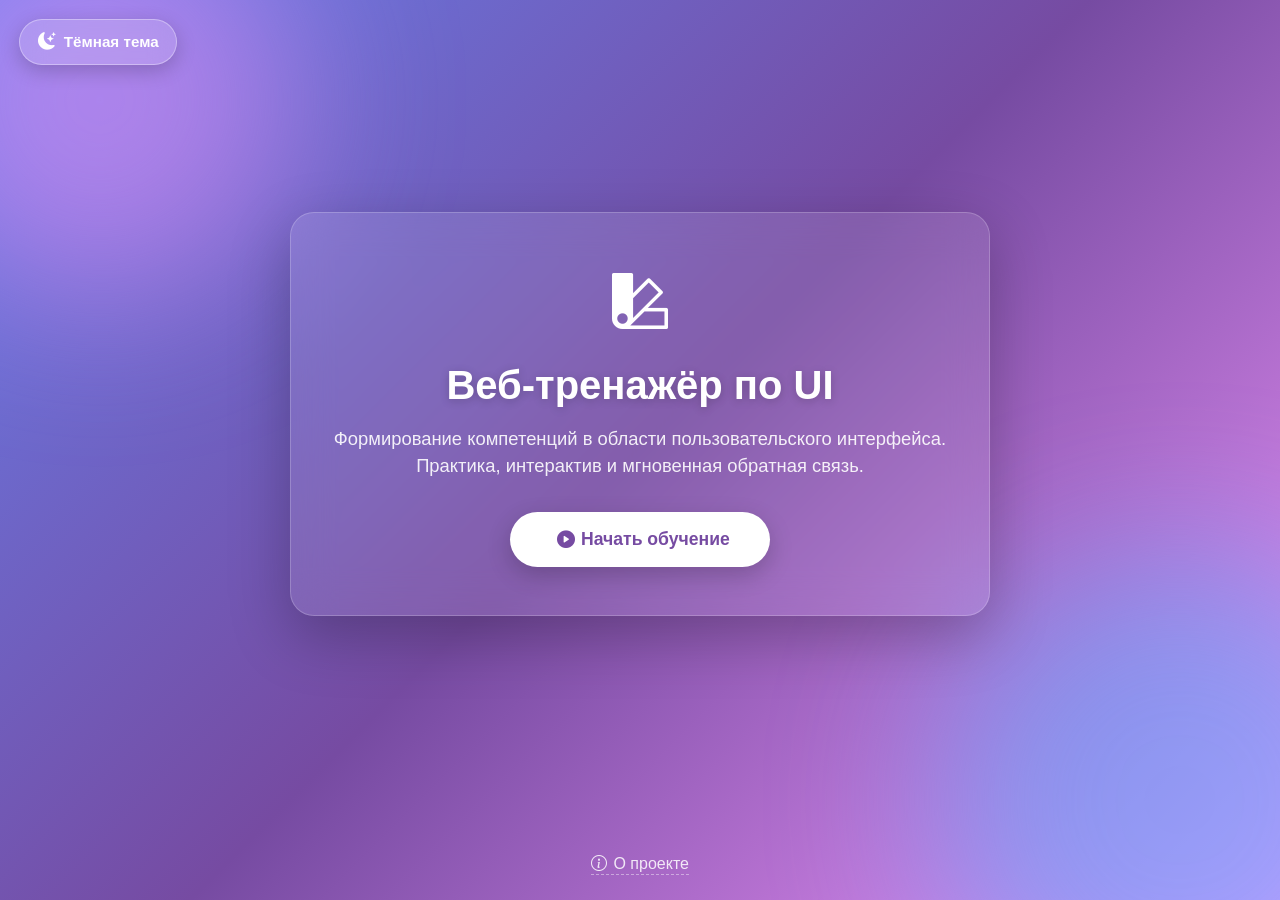
<file: ui-trainer/index.html>
<!DOCTYPE html>
<html lang="ru">
<head>
    <meta charset="UTF-8">
    <meta name="viewport" content="width=device-width, initial-scale=1.0">
    <title>Веб-тренажёр по UI</title>

    <link href="https://cdn.jsdelivr.net/npm/bootstrap@5.3.3/dist/css/bootstrap.min.css" rel="stylesheet">
    <link href="https://cdn.jsdelivr.net/npm/bootstrap-icons@1.11.3/font/bootstrap-icons.css" rel="stylesheet">
    <link href="style.css" rel="stylesheet">

    <style>
        /* Кнопка переключения темы — левый верхний угол */
        .theme-toggle-btn {
            position: fixed;
            top: 1.2rem;
            left: 1.2rem;
            z-index: 1000;
            display: inline-flex;
            align-items: center;
            gap: 0.5rem;
            padding: 0.55rem 1.1rem;
            background: rgba(255, 255, 255, 0.15);
            backdrop-filter: blur(12px);
            -webkit-backdrop-filter: blur(12px);
            border: 1px solid rgba(255, 255, 255, 0.35);
            border-radius: 50px;
            color: #fff;
            font-weight: 600;
            font-size: 0.95rem;
            cursor: pointer;
            transition: all 0.3s ease;
            box-shadow: 0 6px 20px rgba(0, 0, 0, 0.2);
        }

        .theme-toggle-btn:hover {
            background: rgba(255, 255, 255, 0.28);
            border-color: #fff;
            transform: translateY(-2px);
            box-shadow: 0 10px 28px rgba(0, 0, 0, 0.3);
        }

        .theme-toggle-btn:active {
            transform: translateY(0);
        }

        .theme-toggle-btn i {
            font-size: 1.1rem;
        }

        @media (max-width: 576px) {
            .theme-toggle-btn {
                top: 0.8rem;
                left: 0.8rem;
                padding: 0.45rem 0.9rem;
                font-size: 0.85rem;
            }
        }
    </style>
</head>
<body>

    <button type="button" id="themeToggle" class="theme-toggle-btn" aria-label="Переключить тему">
        <i class="bi bi-moon-stars-fill" id="themeIcon"></i>
        <span id="themeLabel">Тёмная тема</span>
    </button>

    <main>
        <div class="hero-card">
            <i class="bi bi-palette2 hero-icon"></i>
            <h1>Веб-тренажёр по UI</h1>
            <p>Формирование компетенций в области пользовательского интерфейса. Практика, интерактив и мгновенная обратная связь.</p>

            <a href="2.html" class="btn btn-start">
                <i class="bi bi-play-circle-fill"></i>Начать обучение
            </a>
        </div>
    </main>

    <footer>
        <a href="10.html">
            <i class="bi bi-info-circle"></i>О проекте
        </a>
    </footer>

    <script src="https://cdn.jsdelivr.net/npm/bootstrap@5.3.3/dist/js/bootstrap.bundle.min.js"></script>

    <script>
        (function () {
            const body = document.body;
            const btn = document.getElementById('themeToggle');
            const label = document.getElementById('themeLabel');
            const icon = document.getElementById('themeIcon');

            function applyTheme(isDark) {
                if (isDark) {
                    body.classList.add('dark-theme');
                    label.textContent = 'Светлая тема';
                    icon.className = 'bi bi-sun-fill';
                } else {
                    body.classList.remove('dark-theme');
                    label.textContent = 'Тёмная тема';
                    icon.className = 'bi bi-moon-stars-fill';
                }
            }

            // Восстанавливаем выбор пользователя из localStorage
            const savedTheme = localStorage.getItem('ui-trainer-theme');
            applyTheme(savedTheme === 'dark');

            // Переключение по клику
            btn.addEventListener('click', () => {
                const isDark = !body.classList.contains('dark-theme');
                applyTheme(isDark);
                localStorage.setItem('ui-trainer-theme', isDark ? 'dark' : 'light');
            });
        })();
    </script>
</body>
</html>
</file>
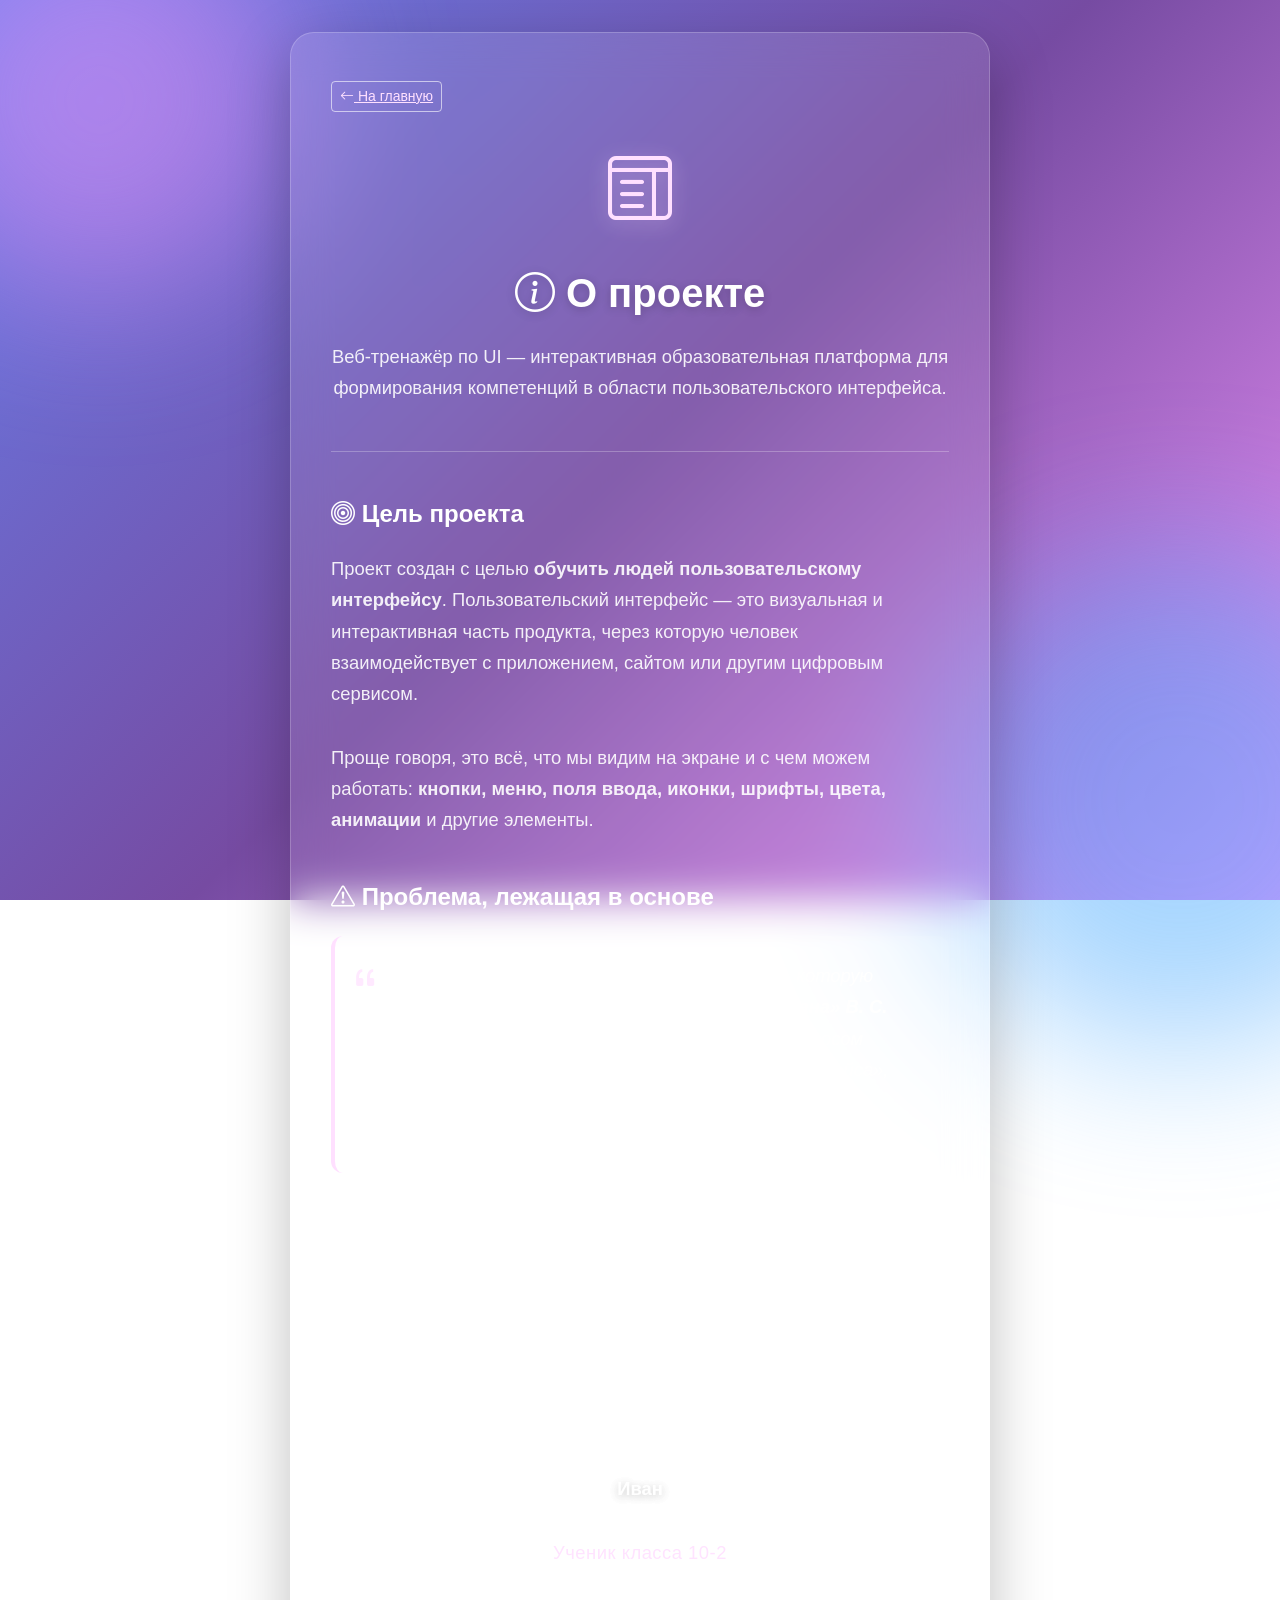
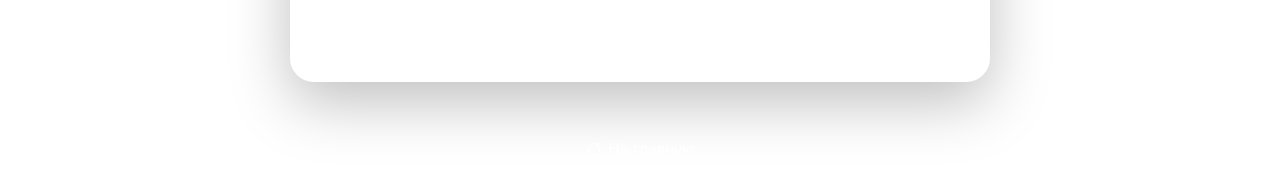
<file: ui-trainer/10.html>
<!DOCTYPE html>
<html lang="ru">
<head>
    <meta charset="UTF-8">
    <meta name="viewport" content="width=device-width, initial-scale=1.0">
    <title>О проекте — Веб-тренажёр по UI</title>

    <link href="https://cdn.jsdelivr.net/npm/bootstrap@5.3.3/dist/css/bootstrap.min.css" rel="stylesheet">
    <link href="https://cdn.jsdelivr.net/npm/bootstrap-icons@1.11.3/font/bootstrap-icons.css" rel="stylesheet">
    <link href="style.css" rel="stylesheet">
</head>
<body>

    <main>
        <article class="hero-card theory-card about-card">

            <nav class="mb-4">
                <a href="index.html" class="btn btn-outline-light btn-sm">
                    <i class="bi bi-arrow-left"></i> На главную
                </a>
            </nav>

            <div class="text-center mb-4">
                <i class="bi bi-layout-text-window about-icon"></i>
            </div>

            <h1 class="text-center mb-4">
                <i class="bi bi-info-circle"></i> О проекте
            </h1>

            <p class="text-center about-text">
                Веб-тренажёр по UI — интерактивная образовательная платформа
                для формирования компетенций в области пользовательского интерфейса.
            </p>

            <hr class="my-5">

            <!-- Цель проекта -->
            <h2 class="h4 mb-4">
                <i class="bi bi-bullseye"></i> Цель проекта
            </h2>

            <p>Проект создан с целью <strong>обучить людей пользовательскому интерфейсу</strong>. Пользовательский интерфейс — это визуальная и интерактивная часть продукта, через которую человек взаимодействует с приложением, сайтом или другим цифровым сервисом.</p>

            <p>Проще говоря, это всё, что мы видим на экране и с чем можем работать: <strong>кнопки, меню, поля ввода, иконки, шрифты, цвета, анимации</strong> и другие элементы.</p>

            <!-- Проблема -->
            <h2 class="h4 mt-5 mb-4">
                <i class="bi bi-exclamation-triangle"></i> Проблема, лежащая в основе
            </h2>

            <div class="about-problem">
                <i class="bi bi-quote about-quote-icon"></i>
                <p class="about-quote">
                    В основе проекта лежит реальная проблема, которую озвучил преподаватель
                    <strong>«МГТУ им. Н. Э. Баумана» В. С. Попов</strong>: студенты Бауманки,
                    сталкиваясь с вопросом <em>«назовите элементы пользовательского интерфейса»</em>,
                    часто теряются и не могут ответить.
                </p>
            </div>

            <p class="mt-4">Это противоречие — между повседневным использованием интерфейсов и неспособностью их описать — и определило цель моего проекта: <strong>научить пользователей разбираться в элементах UI</strong>.</p>

            <hr class="my-5">

            <h2 class="h4 text-center mb-4">
                <i class="bi bi-person-badge"></i> Создатель
            </h2>

            <div class="about-author">
                <p class="about-author-name"> Иван</p>
                <p class="about-author-class">Ученик класса 10-2</p>
            </div>

        </article>
    </main>

    <footer>
        <a href="index.html">
            <i class="bi bi-house"></i>На главную
        </a>
    </footer>

    <script src="https://cdn.jsdelivr.net/npm/bootstrap@5.3.3/dist/js/bootstrap.bundle.min.js"></script>

    <script>
        (function () {
            const savedTheme = localStorage.getItem('ui-trainer-theme');
            if (savedTheme === 'dark') {
                document.body.classList.add('dark-theme');
            }
        })();
    </script>
</body>
</html>
</file>
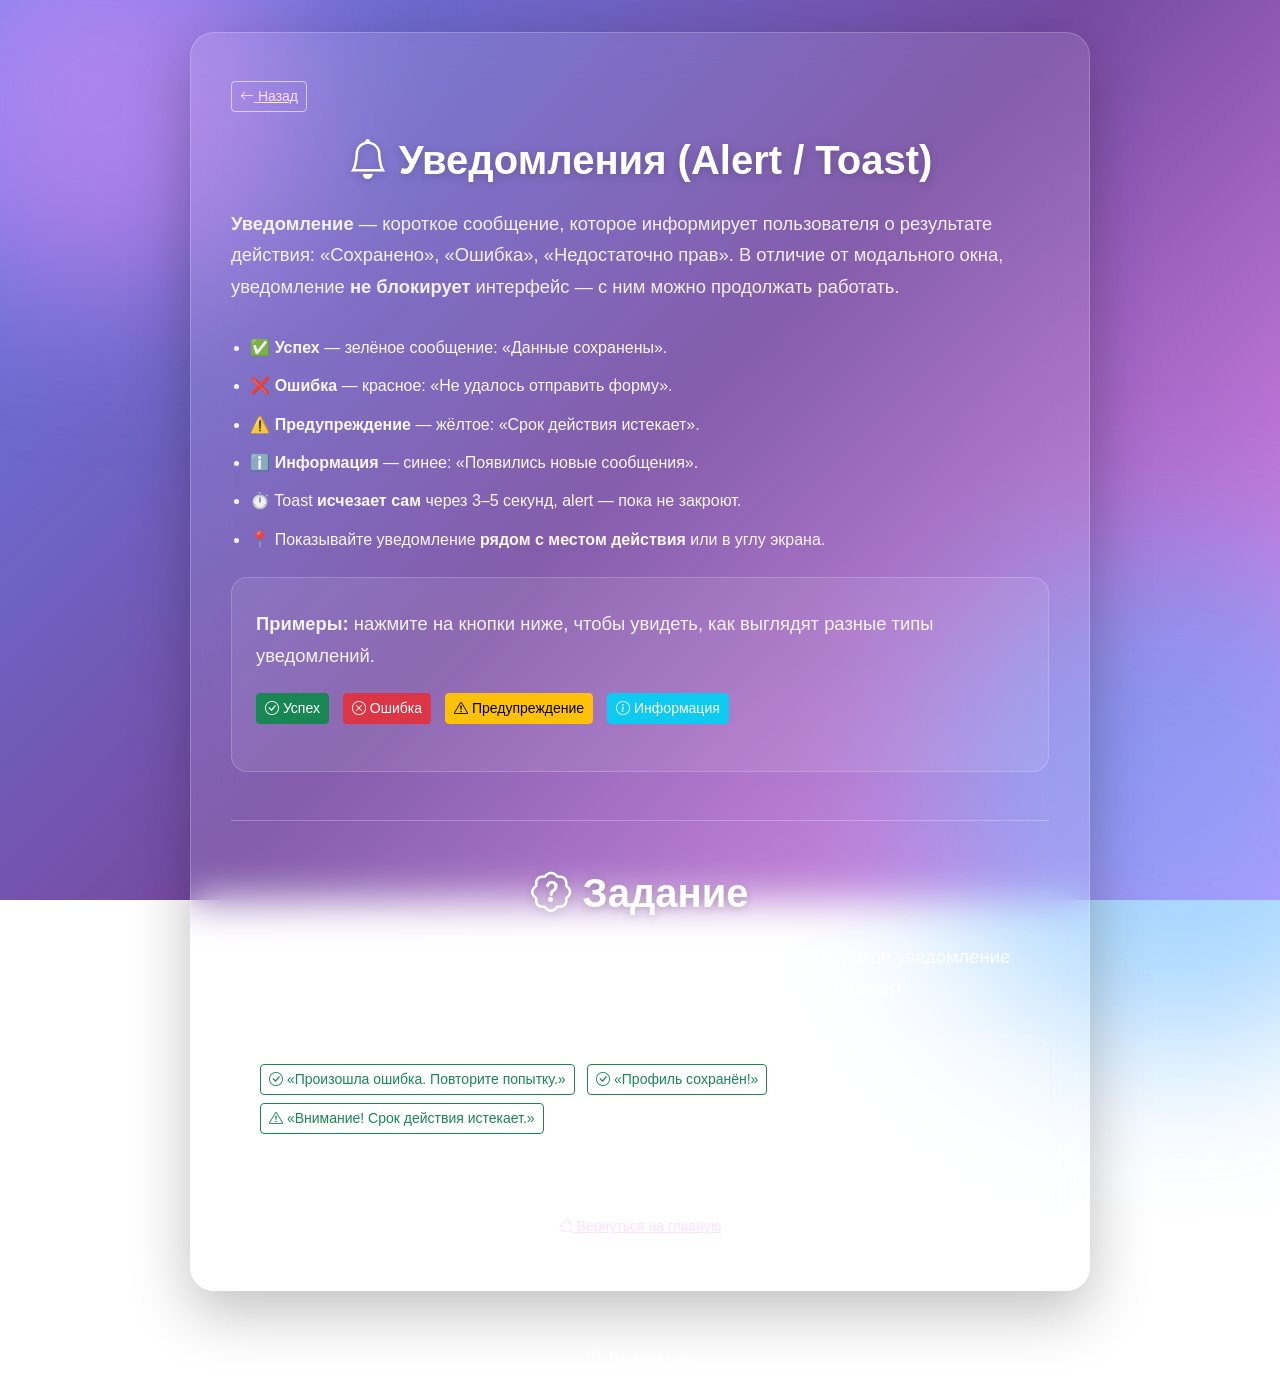
<file: ui-trainer/11.html>
<!DOCTYPE html>
<html lang="ru">
<head>
    <meta charset="UTF-8">
    <meta name="viewport" content="width=device-width, initial-scale=1.0">
    <title>Практика: уведомления — Веб-тренажёр по UI</title>
    <link href="https://cdn.jsdelivr.net/npm/bootstrap@5.3.3/dist/css/bootstrap.min.css" rel="stylesheet">
    <link href="https://cdn.jsdelivr.net/npm/bootstrap-icons@1.11.3/font/bootstrap-icons.css" rel="stylesheet">
    <link href="style.css" rel="stylesheet">
</head>
<body>

    <main>
        <article class="hero-card theory-card">
            <nav class="mb-4">
                <a href="9.html" class="btn btn-outline-light btn-sm">
                    <i class="bi bi-arrow-left"></i> Назад
                </a>
            </nav>

            <h1 class="text-center mb-4">
                <i class="bi bi-bell"></i> Уведомления (Alert / Toast)
            </h1>

            <p><strong>Уведомление</strong> — короткое сообщение, которое информирует пользователя о результате действия: «Сохранено», «Ошибка», «Недостаточно прав». В отличие от модального окна, уведомление <strong>не блокирует</strong> интерфейс — с ним можно продолжать работать.</p>

            <ul class="theory-list">
                <li>✅ <strong>Успех</strong> — зелёное сообщение: «Данные сохранены».</li>
                <li>❌ <strong>Ошибка</strong> — красное: «Не удалось отправить форму».</li>
                <li>⚠️ <strong>Предупреждение</strong> — жёлтое: «Срок действия истекает».</li>
                <li>ℹ️ <strong>Информация</strong> — синее: «Появились новые сообщения».</li>
                <li>⏱️ Toast <strong>исчезает сам</strong> через 3–5 секунд, alert — пока не закроют.</li>
                <li>📍 Показывайте уведомление <strong>рядом с местом действия</strong> или в углу экрана.</li>
            </ul>

            <div class="demo-block">
                <p class="mb-3"><strong>Примеры:</strong> нажмите на кнопки ниже, чтобы увидеть, как выглядят разные типы уведомлений.</p>
                <button class="btn btn-success btn-sm" onclick="showDemoAlert('success')">
                    <i class="bi bi-check-circle"></i> Успех
                </button>
                <button class="btn btn-danger btn-sm" onclick="showDemoAlert('danger')">
                    <i class="bi bi-x-circle"></i> Ошибка
                </button>
                <button class="btn btn-warning btn-sm" onclick="showDemoAlert('warning')">
                    <i class="bi bi-exclamation-triangle"></i> Предупреждение
                </button>
                <button class="btn btn-info btn-sm text-white" onclick="showDemoAlert('info')">
                    <i class="bi bi-info-circle"></i> Информация
                </button>
                <div id="demoAlert" class="mt-3"></div>
            </div>

            <hr class="my-5">

            <h1 class="text-center mb-4"><i class="bi bi-patch-question"></i> Задание</h1>
            <p>Представьте, что пользователь сохранил профиль в личном кабинете. Какое уведомление нужно показать после успешного сохранения? Выберите правильный вариант.</p>

            <div class="demo-block">
                <button class="btn btn-outline-success btn-sm m-1" onclick="checkAnswer('success')">
                    <i class="bi bi-check-circle"></i> «Произошла ошибка. Повторите попытку.»
                </button>
                <button class="btn btn-outline-success btn-sm m-1" onclick="checkAnswer('correct')">
                    <i class="bi bi-check-circle"></i> «Профиль сохранён!»
                </button>
                <button class="btn btn-outline-success btn-sm m-1" onclick="checkAnswer('warning')">
                    <i class="bi bi-exclamation-triangle"></i> «Внимание! Срок действия истекает.»
                </button>
            </div>

            <div id="status11" class="status-message" role="status" aria-live="polite"></div>

            <div id="next11" class="text-center mt-4" style="display:none;">
                <a href="12.html" class="continue-link">
                    К следующему заданию <i class="bi bi-arrow-right"></i>
                </a>
            </div>

            <div class="text-center mt-5">
                <a href="index.html" class="btn btn-outline-light btn-sm">
                    <i class="bi bi-house"></i> Вернуться на главную
                </a>
            </div>

        </article>
    </main>

    <footer>
        <a href="index.html"><i class="bi bi-house"></i>На главную</a>
    </footer>

    <script src="https://cdn.jsdelivr.net/npm/bootstrap@5.3.3/dist/js/bootstrap.bundle.min.js"></script>

    <script>
        // Демонстрационные уведомления
        function showDemoAlert(type) {
            const box = document.getElementById('demoAlert');
            const icons = {
                success: 'check-circle-fill',
                danger: 'x-circle-fill',
                warning: 'exclamation-triangle-fill',
                info: 'info-circle-fill'
            };
            const titles = {
                success: 'Успешно!',
                danger: 'Ошибка!',
                warning: 'Внимание!',
                info: 'Информация'
            };
            const texts = {
                success: 'Данные успешно сохранены.',
                danger: 'Не удалось выполнить действие.',
                warning: 'Срок действия вашей сессии истекает.',
                info: 'У вас 3 новых сообщения.'
            };
            box.innerHTML = `
                <div class="alert alert-${type} d-flex align-items-center" role="alert">
                    <i class="bi bi-${icons[type]} me-2"></i>
                    <div><strong>${titles[type]}</strong> ${texts[type]}</div>
                </div>
            `;
        }

        // Задание
        const status11 = document.getElementById('status11');
        const next11 = document.getElementById('next11');

        function checkAnswer(value) {
            if (value === 'correct') {
                status11.textContent = '🎉 Верно! Зелёное уведомление «Профиль сохранён!» — правильный отклик на успешное действие.';
                status11.className = 'status-message success';
                next11.style.display = 'block';
            } else if (value === 'success') {
                status11.textContent = '❌ Это уведомление об ошибке. Но действие прошло успешно — покажите зелёное сообщение.';
                status11.className = 'status-message wrong-msg';
                next11.style.display = 'none';
            } else {
                status11.textContent = '❌ Предупреждение здесь не подходит — это не ошибка и не риск. Сообщите пользователю об успехе.';
                status11.className = 'status-message wrong-msg';
                next11.style.display = 'none';
            }
        }
    </script>

    <script>
        (function () {
            const savedTheme = localStorage.getItem('ui-trainer-theme');
            if (savedTheme === 'dark') {
                document.body.classList.add('dark-theme');
            }
        })();
    </script>
</body>
</html>
</file>
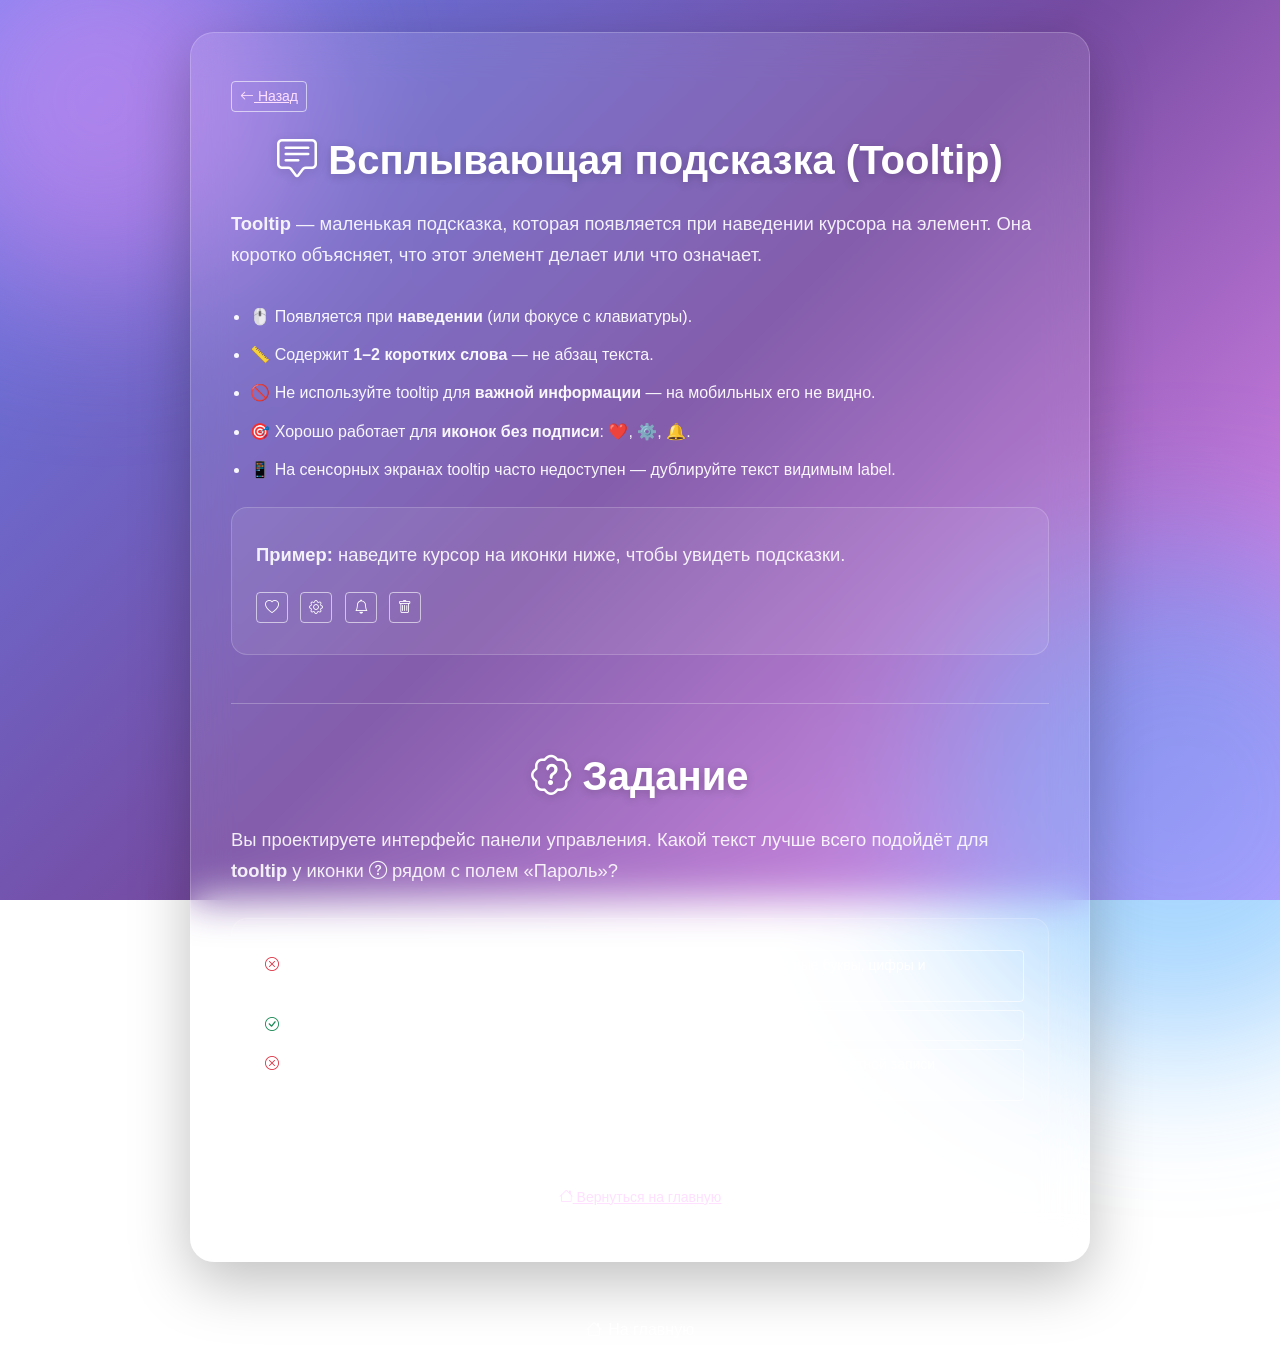
<file: ui-trainer/12.html>
<!DOCTYPE html>
<html lang="ru">
<head>
    <meta charset="UTF-8">
    <meta name="viewport" content="width=device-width, initial-scale=1.0">
    <title>Практика: всплывающая подсказка — Веб-тренажёр по UI</title>
    <link href="https://cdn.jsdelivr.net/npm/bootstrap@5.3.3/dist/css/bootstrap.min.css" rel="stylesheet">
    <link href="https://cdn.jsdelivr.net/npm/bootstrap-icons@1.11.3/font/bootstrap-icons.css" rel="stylesheet">
    <link href="style.css" rel="stylesheet">
</head>
<body>

    <main>
        <article class="hero-card theory-card">
            <nav class="mb-4">
                <a href="11.html" class="btn btn-outline-light btn-sm">
                    <i class="bi bi-arrow-left"></i> Назад
                </a>
            </nav>

            <h1 class="text-center mb-4">
                <i class="bi bi-chat-square-text"></i> Всплывающая подсказка (Tooltip)
            </h1>

            <p><strong>Tooltip</strong> — маленькая подсказка, которая появляется при наведении курсора на элемент. Она коротко объясняет, что этот элемент делает или что означает.</p>

            <ul class="theory-list">
                <li>🖱️ Появляется при <strong>наведении</strong> (или фокусе с клавиатуры).</li>
                <li>📏 Содержит <strong>1–2 коротких слова</strong> — не абзац текста.</li>
                <li>🚫 Не используйте tooltip для <strong>важной информации</strong> — на мобильных его не видно.</li>
                <li>🎯 Хорошо работает для <strong>иконок без подписи</strong>: ❤️, ⚙️, 🔔.</li>
                <li>📱 На сенсорных экранах tooltip часто недоступен — дублируйте текст видимым label.</li>
            </ul>

            <div class="demo-block">
                <p class="mb-3"><strong>Пример:</strong> наведите курсор на иконки ниже, чтобы увидеть подсказки.</p>
                <button type="button" class="btn btn-outline-light btn-sm me-2"
                        data-bs-toggle="tooltip" data-bs-placement="top" title="Добавить в избранное">
                    <i class="bi bi-heart"></i>
                </button>
                <button type="button" class="btn btn-outline-light btn-sm me-2"
                        data-bs-toggle="tooltip" data-bs-placement="top" title="Настройки профиля">
                    <i class="bi bi-gear"></i>
                </button>
                <button type="button" class="btn btn-outline-light btn-sm me-2"
                        data-bs-toggle="tooltip" data-bs-placement="top" title="Уведомления">
                    <i class="bi bi-bell"></i>
                </button>
                <button type="button" class="btn btn-outline-light btn-sm"
                        data-bs-toggle="tooltip" data-bs-placement="top" title="Удалить запись">
                    <i class="bi bi-trash"></i>
                </button>
            </div>

            <hr class="my-5">

            <h1 class="text-center mb-4"><i class="bi bi-patch-question"></i> Задание</h1>
            <p>Вы проектируете интерфейс панели управления. Какой текст лучше всего подойдёт для <strong>tooltip</strong> у иконки <i class="bi bi-question-circle"></i> рядом с полем «Пароль»?</p>

            <div class="demo-block">
                <button class="btn btn-outline-light btn-sm d-block mb-2 w-100 text-start"
                        onclick="checkAnswer('wrong')">
                    <i class="bi bi-x-circle text-danger"></i> «Пароль должен содержать не менее 8 символов, включая заглавные и строчные буквы, цифры и специальные знаки, а также не совпадать с предыдущими тремя паролями».
                </button>
                <button class="btn btn-outline-light btn-sm d-block mb-2 w-100 text-start"
                        onclick="checkAnswer('correct')">
                    <i class="bi bi-check-circle text-success"></i> «Минимум 8 символов».
                </button>
                <button class="btn btn-outline-light btn-sm d-block mb-2 w-100 text-start"
                        onclick="checkAnswer('wrong')">
                    <i class="bi bi-x-circle text-danger"></i> «Пароль — это секретная комбинация символов, которая используется для защиты учётной записи пользователя от несанкционированного доступа».
                </button>
            </div>

            <div id="status12" class="status-message" role="status" aria-live="polite"></div>

            <div id="next12" class="text-center mt-4" style="display:none;">
                <a href="13.html" class="continue-link">
                    К следующему заданию <i class="bi bi-arrow-right"></i>
                </a>
            </div>

            <div class="text-center mt-5">
                <a href="index.html" class="btn btn-outline-light btn-sm">
                    <i class="bi bi-house"></i> Вернуться на главную
                </a>
            </div>

        </article>
    </main>

    <footer>
        <a href="index.html"><i class="bi bi-house"></i>На главную</a>
    </footer>

    <script src="https://cdn.jsdelivr.net/npm/bootstrap@5.3.3/dist/js/bootstrap.bundle.min.js"></script>

    <script>
        // Инициализация всех tooltip на странице
        const tooltipTriggerList = document.querySelectorAll('[data-bs-toggle="tooltip"]');
        tooltipTriggerList.forEach(el => new bootstrap.Tooltip(el));

        // Проверка задания
        const status12 = document.getElementById('status12');
        const next12 = document.getElementById('next12');

        function checkAnswer(value) {
            if (value === 'correct') {
                status12.textContent = '🎉 Верно! Tooltip должен быть коротким и по делу — «Минимум 8 символов».';
                status12.className = 'status-message success';
                next12.style.display = 'block';

                setTimeout(() => {
                    next12.scrollIntoView({ behavior: 'smooth', block: 'center' });
                }, 250);
            } else {
                status12.textContent = '❌ Слишком длинный текст. Tooltip — это короткая подсказка в 1–2 слова или одну короткую фразу.';
                status12.className = 'status-message wrong-msg';
                next12.style.display = 'none';
            }
        }
    </script>

    <script>
        (function () {
            const savedTheme = localStorage.getItem('ui-trainer-theme');
            if (savedTheme === 'dark') {
                document.body.classList.add('dark-theme');
            }
        })();
    </script>
</body>
</html>
</file>
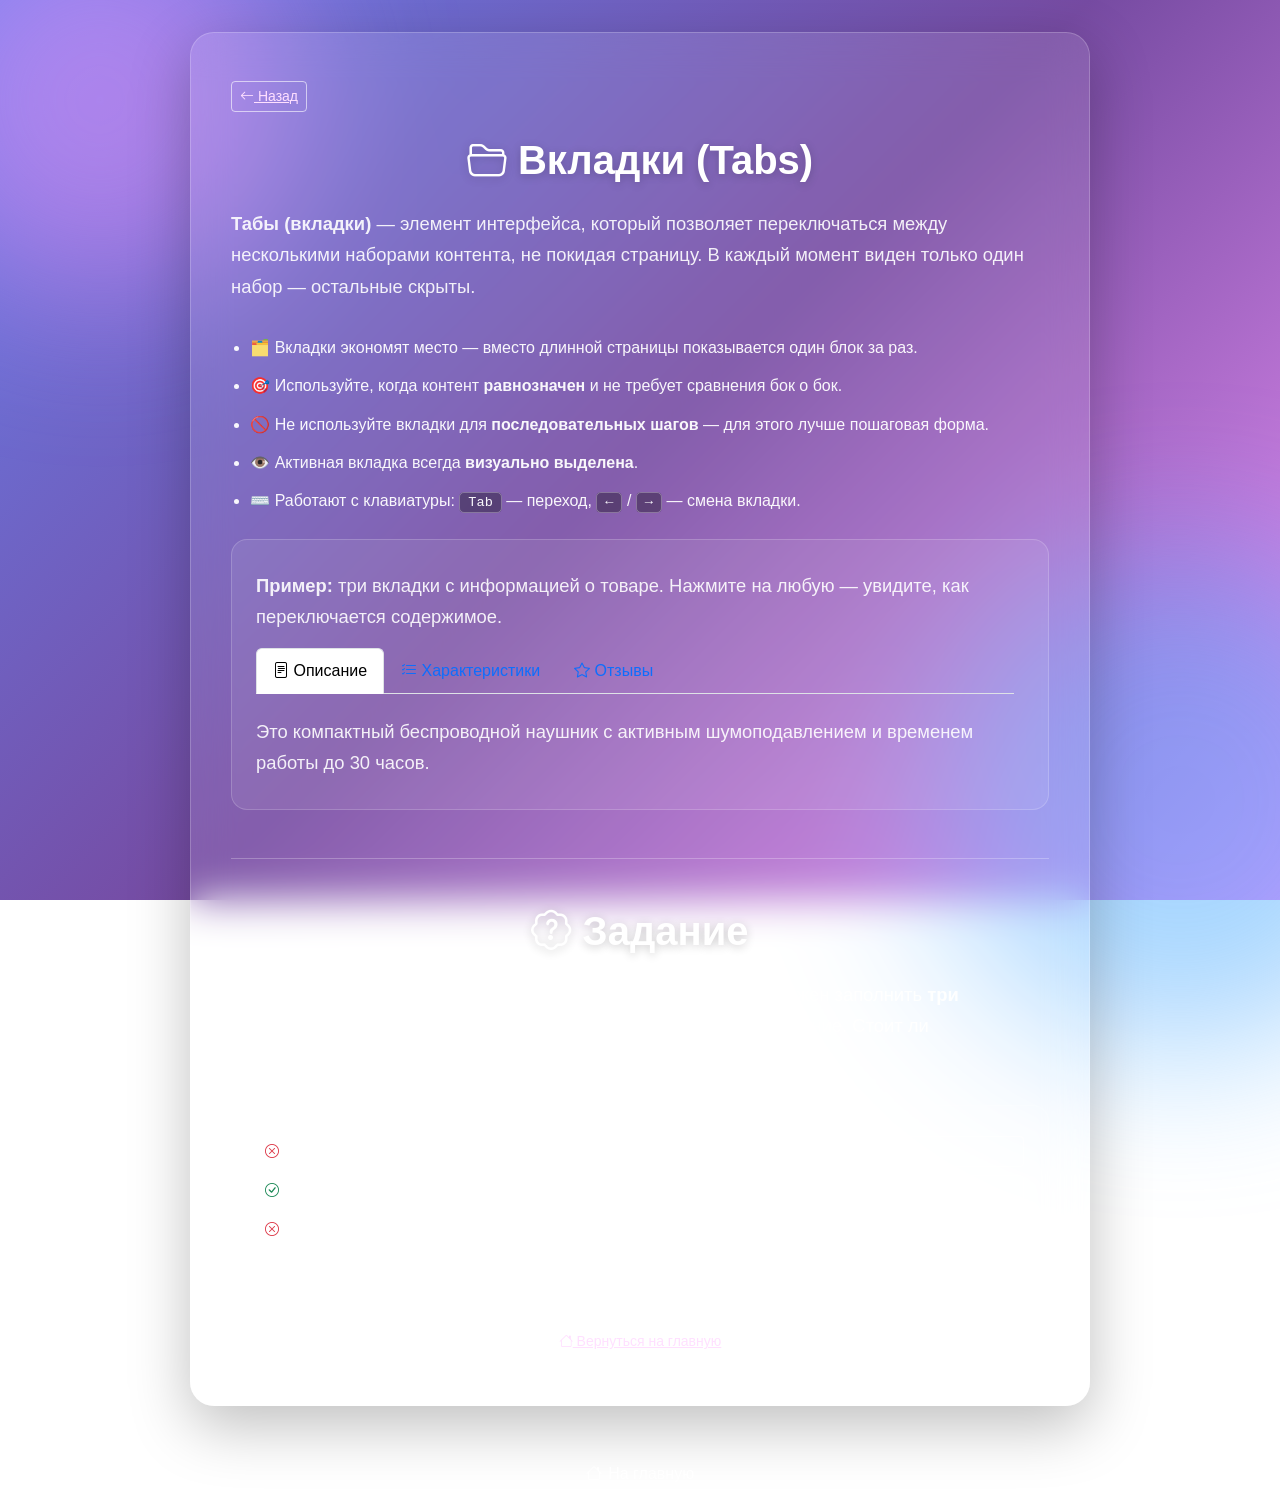
<file: ui-trainer/13.html>
<!DOCTYPE html>
<html lang="ru">
<head>
    <meta charset="UTF-8">
    <meta name="viewport" content="width=device-width, initial-scale=1.0">
    <title>Практика: вкладки — Веб-тренажёр по UI</title>
    <link href="https://cdn.jsdelivr.net/npm/bootstrap@5.3.3/dist/css/bootstrap.min.css" rel="stylesheet">
    <link href="https://cdn.jsdelivr.net/npm/bootstrap-icons@1.11.3/font/bootstrap-icons.css" rel="stylesheet">
    <link href="style.css" rel="stylesheet">
</head>
<body>

    <main>
        <article class="hero-card theory-card">
            <nav class="mb-4">
                <a href="12.html" class="btn btn-outline-light btn-sm">
                    <i class="bi bi-arrow-left"></i> Назад
                </a>
            </nav>

            <h1 class="text-center mb-4">
                <i class="bi bi-folder2-open"></i> Вкладки (Tabs)
            </h1>

            <p><strong>Табы (вкладки)</strong> — элемент интерфейса, который позволяет переключаться между несколькими наборами контента, не покидая страницу. В каждый момент виден только один набор — остальные скрыты.</p>

            <ul class="theory-list">
                <li>🗂️ Вкладки экономят место — вместо длинной страницы показывается один блок за раз.</li>
                <li>🎯 Используйте, когда контент <strong>равнозначен</strong> и не требует сравнения бок о бок.</li>
                <li>🚫 Не используйте вкладки для <strong>последовательных шагов</strong> — для этого лучше пошаговая форма.</li>
                <li>👁️ Активная вкладка всегда <strong>визуально выделена</strong>.</li>
                <li>⌨️ Работают с клавиатуры: <kbd>Tab</kbd> — переход, <kbd>←</kbd> / <kbd>→</kbd> — смена вкладки.</li>
            </ul>

            <div class="demo-block">
                <p class="mb-3"><strong>Пример:</strong> три вкладки с информацией о товаре. Нажмите на любую — увидите, как переключается содержимое.</p>

                <ul class="nav nav-tabs" id="demoTabs" role="tablist">
                    <li class="nav-item" role="presentation">
                        <button class="nav-link active" id="tab-desc" data-bs-toggle="tab" data-bs-target="#pane-desc" type="button" role="tab">
                            <i class="bi bi-file-text"></i> Описание
                        </button>
                    </li>
                    <li class="nav-item" role="presentation">
                        <button class="nav-link" id="tab-specs" data-bs-toggle="tab" data-bs-target="#pane-specs" type="button" role="tab">
                            <i class="bi bi-list-check"></i> Характеристики
                        </button>
                    </li>
                    <li class="nav-item" role="presentation">
                        <button class="nav-link" id="tab-reviews" data-bs-toggle="tab" data-bs-target="#pane-reviews" type="button" role="tab">
                            <i class="bi bi-star"></i> Отзывы
                        </button>
                    </li>
                </ul>

                <div class="tab-content pt-3" id="demoTabsContent">
                    <div class="tab-pane fade show active" id="pane-desc" role="tabpanel">
                        <p class="mb-0">Это компактный беспроводной наушник с активным шумоподавлением и временем работы до 30 часов.</p>
                    </div>
                    <div class="tab-pane fade" id="pane-specs" role="tabpanel">
                        <p class="mb-0">Вес: 250 г • Bluetooth 5.3 • Зарядка USB-C • Защита IPX4 • Микрофон с шумоподавлением.</p>
                    </div>
                    <div class="tab-pane fade" id="pane-reviews" role="tabpanel">
                        <p class="mb-0">
                            ★★★★★ «Отличный микрофон в наушниках — запишу с ним новый альбом» — ONDA ANDAR<br>
                            ★★★★★ «Классный звук! Один кайф слушать майса!» — viperr fan
                        </p>
                    </div>
                </div>
            </div>

            <hr class="my-5">

            <h1 class="text-center mb-4"><i class="bi bi-patch-question"></i> Задание</h1>
            <p>Вы проектируете интерфейс личного кабинета. Пользователь должен заполнить <strong>три последовательных шага</strong>: личные данные → адрес → подтверждение. Стоит ли использовать вкладки для этих шагов?</p>

            <div class="demo-block">
                <button class="btn btn-outline-light btn-sm d-block mb-2 w-100 text-start"
                        onclick="checkAnswer('wrong')">
                    <i class="bi bi-x-circle text-danger"></i> Да, вкладки — идеальный вариант для трёх последовательных шагов.
                </button>
                <button class="btn btn-outline-light btn-sm d-block mb-2 w-100 text-start"
                        onclick="checkAnswer('correct')">
                    <i class="bi bi-check-circle text-success"></i> Нет, для последовательных шагов лучше подойдёт пошаговая форма (wizard / stepper).
                </button>
                <button class="btn btn-outline-light btn-sm d-block mb-2 w-100 text-start"
                        onclick="checkAnswer('wrong')">
                    <i class="bi bi-x-circle text-danger"></i> Не важно — вкладки и шаги работают одинаково.
                </button>
            </div>

            <div id="status13" class="status-message" role="status" aria-live="polite"></div>

            <div id="next13" class="text-center mt-4" style="display:none;">
                <a href="14.html" class="continue-link">
                    К следующему заданию <i class="bi bi-arrow-right"></i>
                </a>
            </div>

            <div class="text-center mt-5">
                <a href="index.html" class="btn btn-outline-light btn-sm">
                    <i class="bi bi-house"></i> Вернуться на главную
                </a>
            </div>

        </article>
    </main>

    <footer>
        <a href="index.html"><i class="bi bi-house"></i>На главную</a>
    </footer>

    <script src="https://cdn.jsdelivr.net/npm/bootstrap@5.3.3/dist/js/bootstrap.bundle.min.js"></script>

    <script>
        const status13 = document.getElementById('status13');
        const next13 = document.getElementById('next13');

        function checkAnswer(value) {
            if (value === 'correct') {
                status13.textContent = '🎉 Верно! Вкладки — для параллельного контента, а последовательные шаги лучше оформлять как пошаговую форму (wizard).';
                status13.className = 'status-message success';
                next13.style.display = 'block';

                setTimeout(() => {
                    next13.scrollIntoView({ behavior: 'smooth', block: 'center' });
                }, 250);
            } else {
                status13.textContent = '❌ Подумайте ещё. Если шаги идут один за другим и следующий зависит от предыдущего — это не вкладки.';
                status13.className = 'status-message wrong-msg';
                next13.style.display = 'none';
            }
        }
    </script>

    <script>
        (function () {
            const savedTheme = localStorage.getItem('ui-trainer-theme');
            if (savedTheme === 'dark') {
                document.body.classList.add('dark-theme');
            }
        })();
    </script>
</body>
</html>
</file>
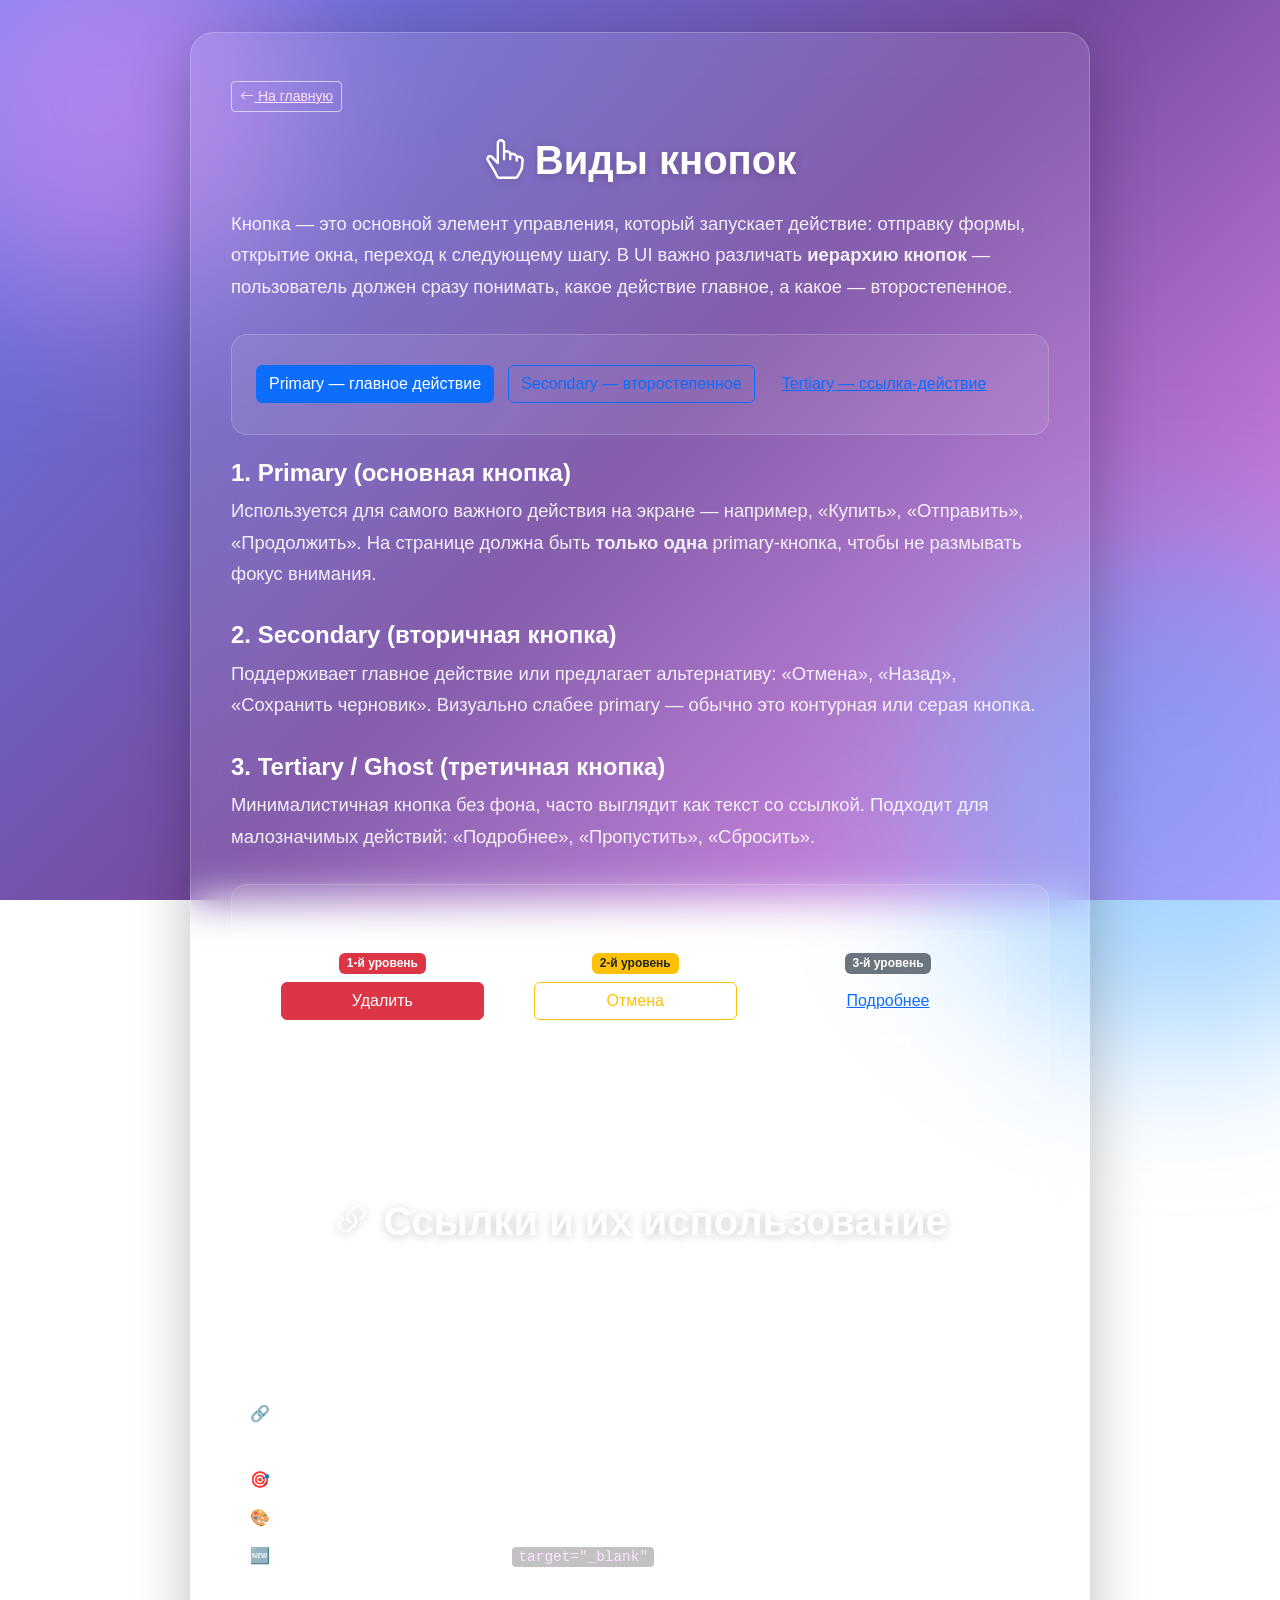
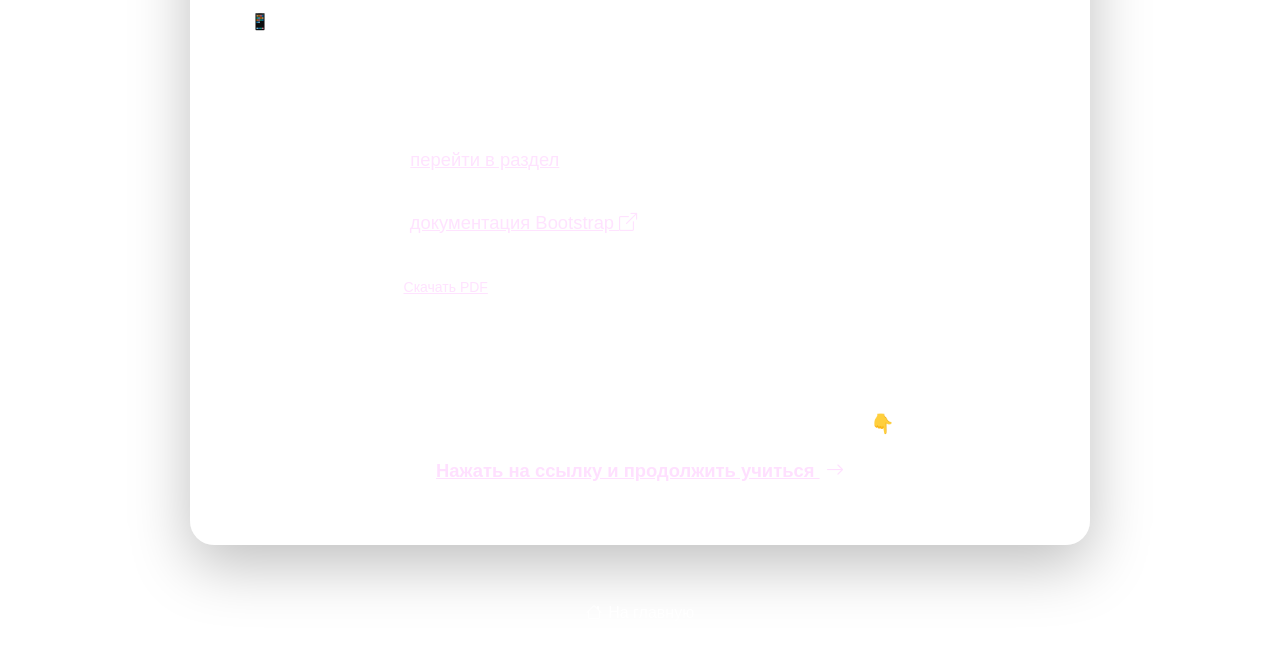
<file: ui-trainer/2.html>
<!DOCTYPE html>
<html lang="ru">
<head>
    <meta charset="UTF-8">
    <meta name="viewport" content="width=device-width, initial-scale=1.0">
    <title>Теория: кнопки и ссылки — Веб-тренажёр по UI</title>

    <link href="https://cdn.jsdelivr.net/npm/bootstrap@5.3.3/dist/css/bootstrap.min.css" rel="stylesheet">
    <link href="https://cdn.jsdelivr.net/npm/bootstrap-icons@1.11.3/font/bootstrap-icons.css" rel="stylesheet">
    <link href="style.css" rel="stylesheet">
</head>
<body>

    <main>
        <article class="hero-card text-start theory-card">

            <!-- Хлебные крошки / навигация назад -->
            <nav class="mb-4">
                <a href="index.html" class="btn btn-outline-light btn-sm">
                    <i class="bi bi-arrow-left"></i> На главную
                </a>
            </nav>

            <h1 class="text-center mb-4">
                <i class="bi bi-hand-index-thumb"></i> Виды кнопок
            </h1>

            <p>Кнопка — это основной элемент управления, который запускает действие: отправку формы, открытие окна, переход к следующему шагу. В UI важно различать <strong>иерархию кнопок</strong> — пользователь должен сразу понимать, какое действие главное, а какое — второстепенное.</p>

            <!-- Визуальная иллюстрация: три типа кнопок -->
            <div class="demo-block">
                <button class="btn btn-primary">Primary — главное действие</button>
                <button class="btn btn-outline-primary">Secondary — второстепенное</button>
                <button class="btn btn-link">Tertiary — ссылка-действие</button>
            </div>

            <h2 class="h4 mt-4">1. Primary (основная кнопка)</h2>
            <p>Используется для самого важного действия на экране — например, «Купить», «Отправить», «Продолжить». На странице должна быть <strong>только одна</strong> primary-кнопка, чтобы не размывать фокус внимания.</p>

            <h2 class="h4 mt-4">2. Secondary (вторичная кнопка)</h2>
            <p>Поддерживает главное действие или предлагает альтернативу: «Отмена», «Назад», «Сохранить черновик». Визуально слабее primary — обычно это контурная или серая кнопка.</p>

            <h2 class="h4 mt-4">3. Tertiary / Ghost (третичная кнопка)</h2>
            <p>Минималистичная кнопка без фона, часто выглядит как текст со ссылкой. Подходит для малозначимых действий: «Подробнее», «Пропустить», «Сбросить».</p>

            <!-- Визуальная иллюстрация: иерархия -->
            <div class="demo-block">
                <div class="row g-3 text-center">
                    <div class="col-md-4">
                        <div class="demo-cell">
                            <span class="badge bg-danger mb-2">1-й уровень</span>
                            <button class="btn btn-danger w-100">Удалить</button>
                            <small class="d-block mt-2">Primary</small>
                        </div>
                    </div>
                    <div class="col-md-4">
                        <div class="demo-cell">
                            <span class="badge bg-warning text-dark mb-2">2-й уровень</span>
                            <button class="btn btn-outline-warning w-100">Отмена</button>
                            <small class="d-block mt-2">Secondary</small>
                        </div>
                    </div>
                    <div class="col-md-4">
                        <div class="demo-cell">
                            <span class="badge bg-secondary mb-2">3-й уровень</span>
                            <button class="btn btn-link w-100">Подробнее</button>
                            <small class="d-block mt-2">Tertiary</small>
                        </div>
                    </div>
                </div>
            </div>

            <hr class="my-5">

            <!-- Переход к теме ссылок -->
            <h1 class="text-center mb-4">
                <i class="bi bi-link-45deg"></i> Ссылки и их использование
            </h1>

            <p>Если кнопка <em>совершает действие</em> (отправляет данные, удаляет запись), то <strong>ссылка</strong> <em>переводит пользователя</em> в другое место: на страницу, в раздел, на внешний ресурс.</p>

            <h2 class="h4 mt-4">Основные правила</h2>
            <ul class="theory-list">
                <li>🔗 <strong>Ссылка ≠ кнопка.</strong> Ссылка ведёт (навигация), кнопка делает (действие). Не путайте их — это влияет на доступность и SEO.</li>
                <li>🎯 <strong>Понятный текст.</strong> Плохо: «Нажмите здесь». Хорошо: «Скачать отчёт за март».</li>
                <li>🎨 <strong>Визуальный стиль.</strong> Обычно ссылки — синие или подчёркнутые, чтобы их было видно в тексте.</li>
                <li>🆕 <strong>Внешние ссылки.</strong> Добавляйте <code>target="_blank"</code> и иконку <i class="bi bi-box-arrow-up-right"></i>, чтобы пользователь понимал: откроется новое окно.</li>
                <li>📱 <strong>Доступность.</strong> Ссылки должны быть кликабельны с клавиатуры (Tab) и иметь контрастный цвет.</li>
            </ul>

            <h2 class="h4 mt-4">Примеры использования</h2>
            <div class="demo-block">
                <p>Обычная ссылка: <a href="#">перейти в раздел</a></p>
                <p>Внешняя ссылка: <a href="https://getbootstrap.com" target="_blank" rel="noopener">документация Bootstrap <i class="bi bi-box-arrow-up-right"></i></a></p>
                <p>Ссылка-кнопка: <a href="#" class="btn btn-sm btn-outline-light">Скачать PDF</a></p>
            </div>

            <!-- Переход к следующему шагу -->
            <div class="text-center mt-5">
                <p class="mb-2" style="opacity: 0.9;">
                    Готовы применить знания? Тогда жмите на ссылку ниже 👇
                </p>
                <a href="3.html" class="continue-link">
                    Нажать на ссылку и продолжить учиться <i class="bi bi-arrow-right"></i>
                </a>
            </div>

        </article>
    </main>

    <footer>
        <a href="index.html">
            <i class="bi bi-house"></i>На главную
        </a>
    </footer>

    <script src="https://cdn.jsdelivr.net/npm/bootstrap@5.3.3/dist/js/bootstrap.bundle.min.js"></script>
<script>
    (function () {
        const savedTheme = localStorage.getItem('ui-trainer-theme');
        if (savedTheme === 'dark') {
            document.body.classList.add('dark-theme');
        }
    })();
</script>
</body>
</html>
</file>
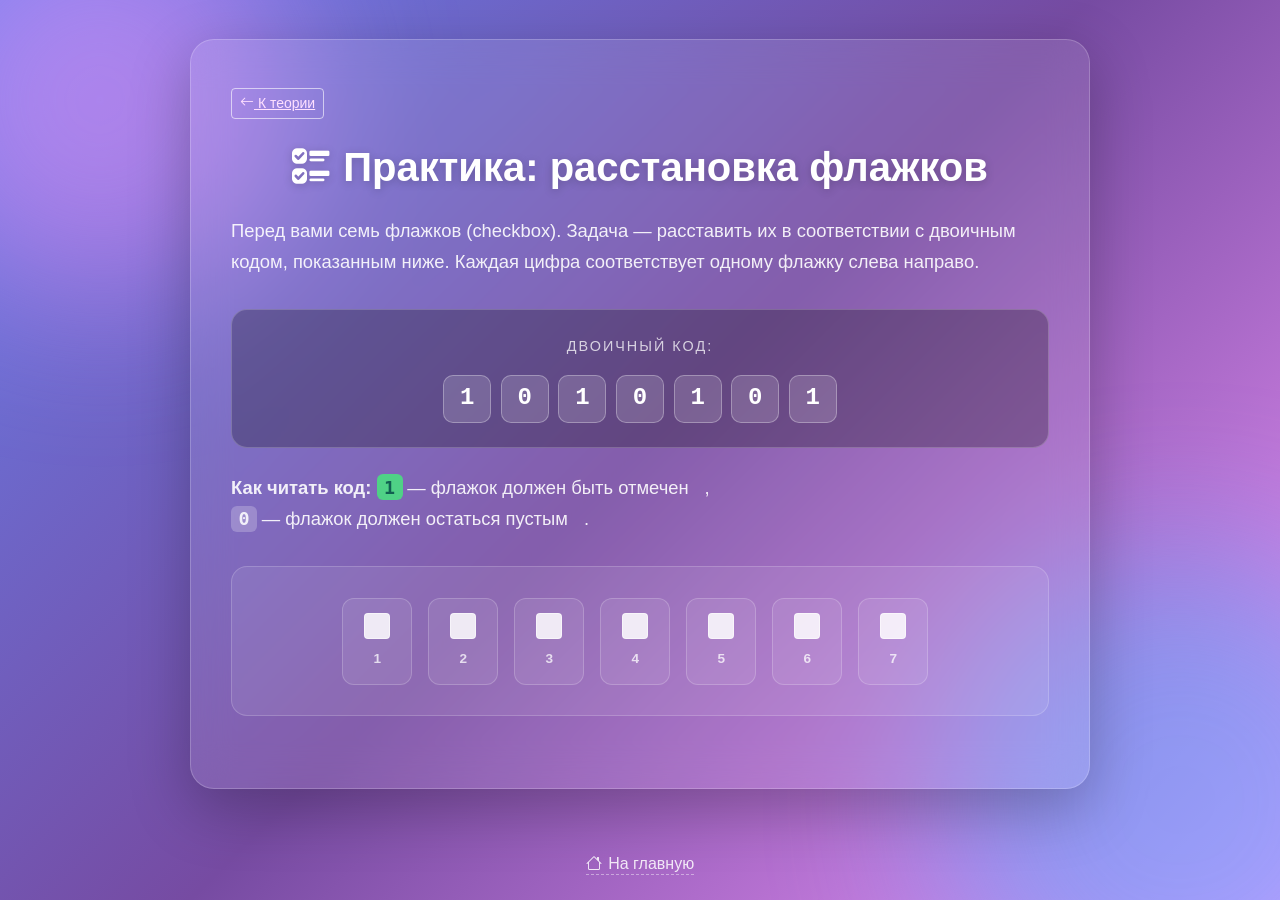
<file: ui-trainer/3.html>
<!DOCTYPE html>
<html lang="ru">
<head>
    <meta charset="UTF-8">
    <meta name="viewport" content="width=device-width, initial-scale=1.0">
    <title>Практика: флажки — Веб-тренажёр по UI</title>

    <link href="https://cdn.jsdelivr.net/npm/bootstrap@5.3.3/dist/css/bootstrap.min.css" rel="stylesheet">
    <link href="https://cdn.jsdelivr.net/npm/bootstrap-icons@1.11.3/font/bootstrap-icons.css" rel="stylesheet">
    <link href="style.css" rel="stylesheet">
</head>
<body>

    <main>
        <article class="hero-card theory-card">

            <nav class="mb-4">
                <a href="2.html" class="btn btn-outline-light btn-sm">
                    <i class="bi bi-arrow-left"></i> К теории
                </a>
            </nav>

            <h1 class="text-center mb-4">
                <i class="bi bi-ui-checks"></i> Практика: расстановка флажков
            </h1>

            <p>Перед вами семь флажков (checkbox). Задача — расставить их в соответствии с двоичным кодом, показанным ниже. Каждая цифра соответствует одному флажку слева направо.</p>

            <!-- Двоичный код -->
            <div class="code-display text-center">
                <span class="code-label">Двоичный код:</span>
                <div class="binary-row">
                    <span class="bit">1</span>
                    <span class="bit">0</span>
                    <span class="bit">1</span>
                    <span class="bit">0</span>
                    <span class="bit">1</span>
                    <span class="bit">0</span>
                    <span class="bit">1</span>
                </div>
            </div>

            <p class="mt-4">
                <strong>Как читать код:</strong>
                <span class="legend"><span class="legend-bit on">1</span> — флажок должен быть отмечен</span>,
                <span class="legend"><span class="legend-bit off">0</span> — флажок должен остаться пустым</span>.
            </p>

            <!-- Флажки -->
            <div class="demo-block">
                <div class="checkbox-grid" id="checkboxGrid">
                    <label class="checkbox-item">
                        <input type="checkbox" class="form-check-input task-checkbox" data-index="0">
                        <span class="checkbox-num">1</span>
                    </label>
                    <label class="checkbox-item">
                        <input type="checkbox" class="form-check-input task-checkbox" data-index="1">
                        <span class="checkbox-num">2</span>
                    </label>
                    <label class="checkbox-item">
                        <input type="checkbox" class="form-check-input task-checkbox" data-index="2">
                        <span class="checkbox-num">3</span>
                    </label>
                    <label class="checkbox-item">
                        <input type="checkbox" class="form-check-input task-checkbox" data-index="3">
                        <span class="checkbox-num">4</span>
                    </label>
                    <label class="checkbox-item">
                        <input type="checkbox" class="form-check-input task-checkbox" data-index="4">
                        <span class="checkbox-num">5</span>
                    </label>
                    <label class="checkbox-item">
                        <input type="checkbox" class="form-check-input task-checkbox" data-index="5">
                        <span class="checkbox-num">6</span>
                    </label>
                    <label class="checkbox-item">
                        <input type="checkbox" class="form-check-input task-checkbox" data-index="6">
                        <span class="checkbox-num">7</span>
                    </label>
                </div>
            </div>

            <!-- Сообщение о статусе -->
            <div id="statusMessage" class="status-message" role="status" aria-live="polite"></div>

        </article>
    </main>

    <footer>
        <a href="index.html"><i class="bi bi-house"></i>На главную</a>
    </footer>

    <script>
        // Правильный ответ: 1 0 1 0 1 0 1
        const correctAnswer = [1, 0, 1, 0, 1, 0, 1];

        const checkboxes = document.querySelectorAll('.task-checkbox');
        const statusEl = document.getElementById('statusMessage');

        checkboxes.forEach(cb => {
            cb.addEventListener('change', checkAnswer);
        });

        function checkAnswer() {
            const current = Array.from(checkboxes).map(cb => cb.checked ? 1 : 0);

            // Подсветка правильных/неправильных флажков
            checkboxes.forEach((cb, i) => {
                const label = cb.closest('.checkbox-item');
                label.classList.remove('correct', 'wrong');

                if (current[i] === correctAnswer[i]) {
                    label.classList.add('correct');
                } else {
                    label.classList.add('wrong');
                }
            });

            // Проверка полного совпадения
            const isCorrect = current.every((val, i) => val === correctAnswer[i]);

            if (isCorrect) {
                statusEl.textContent = '✅ Верно! Переходим к следующему заданию...';
                statusEl.className = 'status-message success';

                // Отключаем возможность менять ответы
                checkboxes.forEach(cb => cb.disabled = true);

                // Переход через 1.2 секунды
                setTimeout(() => {
                    window.location.href = '4.html';
                }, 1200);
            } else {
                statusEl.textContent = '⏳ Пока не всё верно. Проверьте выделенные флажки.';
                statusEl.className = 'status-message pending';
            }
        }
    </script>

    <script src="https://cdn.jsdelivr.net/npm/bootstrap@5.3.3/dist/js/bootstrap.bundle.min.js"></script>
  <script>
        (function () {
            const savedTheme = localStorage.getItem('ui-trainer-theme');
            if (savedTheme === 'dark') {
                document.body.classList.add('dark-theme');
            }
        })();
    </script>
</body>
</html>
</file>
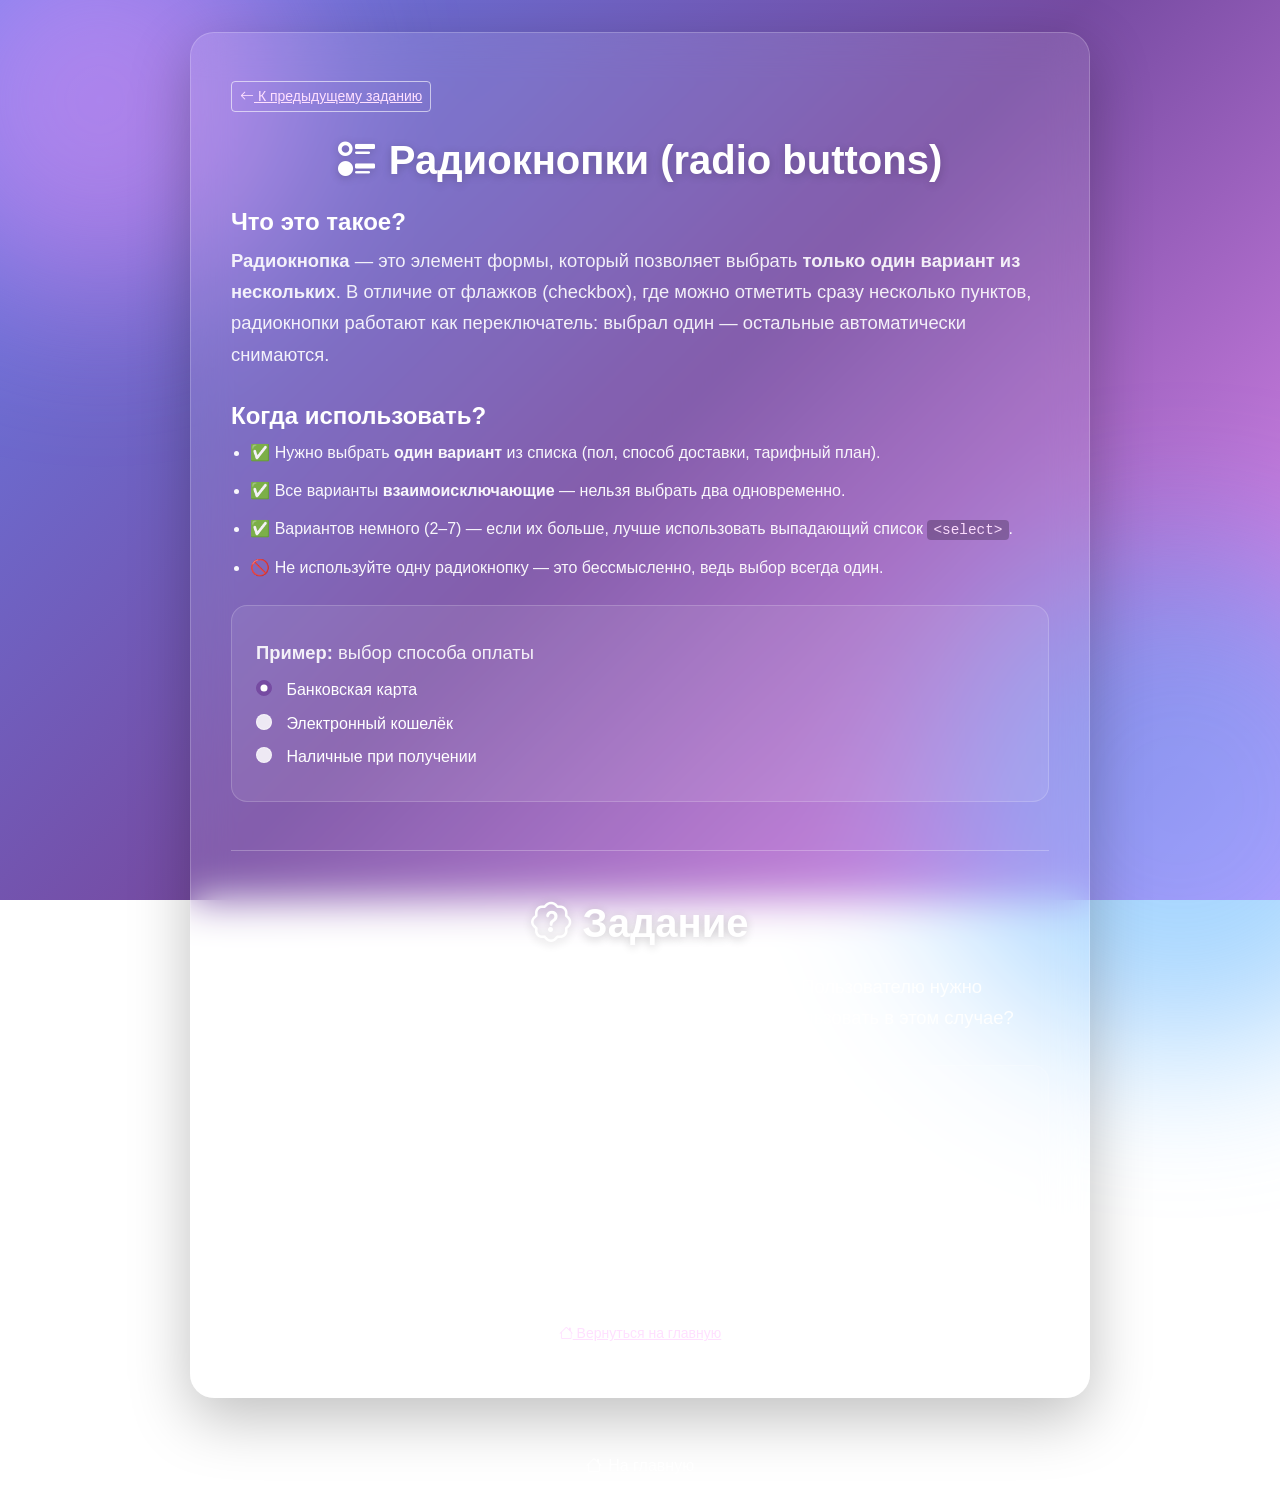
<file: ui-trainer/4.html>
<!DOCTYPE html>
<html lang="ru">
<head>
    <meta charset="UTF-8">
    <meta name="viewport" content="width=device-width, initial-scale=1.0">
    <title>Практика: радиокнопки — Веб-тренажёр по UI</title>

    <link href="https://cdn.jsdelivr.net/npm/bootstrap@5.3.3/dist/css/bootstrap.min.css" rel="stylesheet">
    <link href="https://cdn.jsdelivr.net/npm/bootstrap-icons@1.11.3/font/bootstrap-icons.css" rel="stylesheet">
    <link href="style.css" rel="stylesheet">
</head>
<body>

    <main>
        <article class="hero-card theory-card">

            <nav class="mb-4">
                <a href="3.html" class="btn btn-outline-light btn-sm">
                    <i class="bi bi-arrow-left"></i> К предыдущему заданию
                </a>
            </nav>

            <h1 class="text-center mb-4">
                <i class="bi bi-ui-radios"></i> Радиокнопки (radio buttons)
            </h1>

            <!-- Краткая теория -->
            <h2 class="h4">Что это такое?</h2>
            <p><strong>Радиокнопка</strong> — это элемент формы, который позволяет выбрать <strong>только один вариант из нескольких</strong>. В отличие от флажков (checkbox), где можно отметить сразу несколько пунктов, радиокнопки работают как переключатель: выбрал один — остальные автоматически снимаются.</p>

            <h2 class="h4 mt-4">Когда использовать?</h2>
            <ul class="theory-list">
                <li>✅ Нужно выбрать <strong>один вариант</strong> из списка (пол, способ доставки, тарифный план).</li>
                <li>✅ Все варианты <strong>взаимоисключающие</strong> — нельзя выбрать два одновременно.</li>
                <li>✅ Вариантов немного (2–7) — если их больше, лучше использовать выпадающий список <code>&lt;select&gt;</code>.</li>
                <li>🚫 Не используйте одну радиокнопку — это бессмысленно, ведь выбор всегда один.</li>
            </ul>

            <div class="demo-block">
                <p class="mb-2"><strong>Пример:</strong> выбор способа оплаты</p>
                <div class="form-check">
                    <input class="form-check-input" type="radio" name="demoPayment" id="demo1" checked>
                    <label class="form-check-label" for="demo1">Банковская карта</label>
                </div>
                <div class="form-check">
                    <input class="form-check-input" type="radio" name="demoPayment" id="demo2">
                    <label class="form-check-label" for="demo2">Электронный кошелёк</label>
                </div>
                <div class="form-check">
                    <input class="form-check-input" type="radio" name="demoPayment" id="demo3">
                    <label class="form-check-label" for="demo3">Наличные при получении</label>
                </div>
            </div>

            <hr class="my-5">

            <!-- Задание -->
            <h1 class="text-center mb-4">
                <i class="bi bi-patch-question"></i> Задание
            </h1>

            <p>Представьте, что вы проектируете интерфейс интернет-магазина. Пользователю нужно выбрать <strong>способ доставки</strong>. Какой UI-элемент уместнее всего использовать в этом случае?</p>

            <form id="quizForm" class="demo-block">
                <div class="form-check mb-3">
                    <input class="form-check-input quiz-radio" type="radio" name="quiz" id="q1" value="wrong">
                    <label class="form-check-label" for="q1">
                        <strong>Флажки (checkbox)</strong> — пользователь отмечает несколько вариантов.
                    </label>
                </div>
                <div class="form-check mb-3">
                    <input class="form-check-input quiz-radio" type="radio" name="quiz" id="q2" value="correct">
                    <label class="form-check-label" for="q2">
                        <strong>Радиокнопки (radio)</strong> — пользователь выбирает ровно один вариант.
                    </label>
                </div>
                <div class="form-check mb-3">
                    <input class="form-check-input quiz-radio" type="radio" name="quiz" id="q3" value="wrong">
                    <label class="form-check-label" for="q3">
                        <strong>Текстовое поле</strong> — пользователь вводит способ вручную.
                    </label>
                </div>
                <div class="form-check mb-3">
                    <input class="form-check-input quiz-radio" type="radio" name="quiz" id="q4" value="wrong">
                    <label class="form-check-label" for="q4">
                        <strong>Кнопка «Отправить»</strong> — она сама подберёт вариант за пользователя.
                    </label>
                </div>
            </form>

            <div id="statusMessage" class="status-message" role="status" aria-live="polite"></div>

            <!-- Блок перехода на 5.html (появляется после правильного ответа) -->
            <div id="nextStep" class="next-step-box" style="display: none;">
                <div class="next-step-icon">
                    <i class="bi bi-unlock-fill"></i>
                </div>
                <h3 class="next-step-title">Уровень пройден!</h3>
                <p class="next-step-text">Теперь вы знаете, как работают радиокнопки. Пора освоить текстовые поля и валидацию.</p>
                <a href="5.html" class="btn-next-level">
                    <span>Открыть следующий уровень</span>
                    <i class="bi bi-arrow-right-circle-fill"></i>
                </a>
            </div>

            <div class="text-center mt-4">
                <a href="index.html" class="btn btn-outline-light btn-sm">
                    <i class="bi bi-house"></i> Вернуться на главную
                </a>
            </div>

        </article>
    </main>

    <footer>
        <a href="index.html"><i class="bi bi-house"></i>На главную</a>
    </footer>

    <script>
        const radios = document.querySelectorAll('.quiz-radio');
        const statusEl = document.getElementById('statusMessage');
        const nextStep = document.getElementById('nextStep');

        radios.forEach(radio => {
            radio.addEventListener('change', () => {
                if (radio.value === 'correct') {
                    statusEl.textContent = '🎉 Верно! Радиокнопки — идеальный выбор для одного варианта из нескольких.';
                    statusEl.className = 'status-message success';

                    // Показываем блок перехода с анимацией
                    nextStep.style.display = 'block';
                    nextStep.classList.remove('show');
                    // небольшая задержка для перезапуска анимации
                    void nextStep.offsetWidth;
                    nextStep.classList.add('show');

                    // Прокручиваем к блоку перехода
                    setTimeout(() => {
                        nextStep.scrollIntoView({ behavior: 'smooth', block: 'center' });
                    }, 200);
                } else {
                    statusEl.textContent = '❌ Не совсем. Подумайте: пользователь ведь может выбрать только один способ доставки...';
                    statusEl.className = 'status-message wrong-msg';
                    nextStep.style.display = 'none';
                }
            });
        });
    </script>

    <script src="https://cdn.jsdelivr.net/npm/bootstrap@5.3.3/dist/js/bootstrap.bundle.min.js"></script>
  <script>
        (function () {
            const savedTheme = localStorage.getItem('ui-trainer-theme');
            if (savedTheme === 'dark') {
                document.body.classList.add('dark-theme');
            }
        })();
    </script>
</body>
</html>
</file>
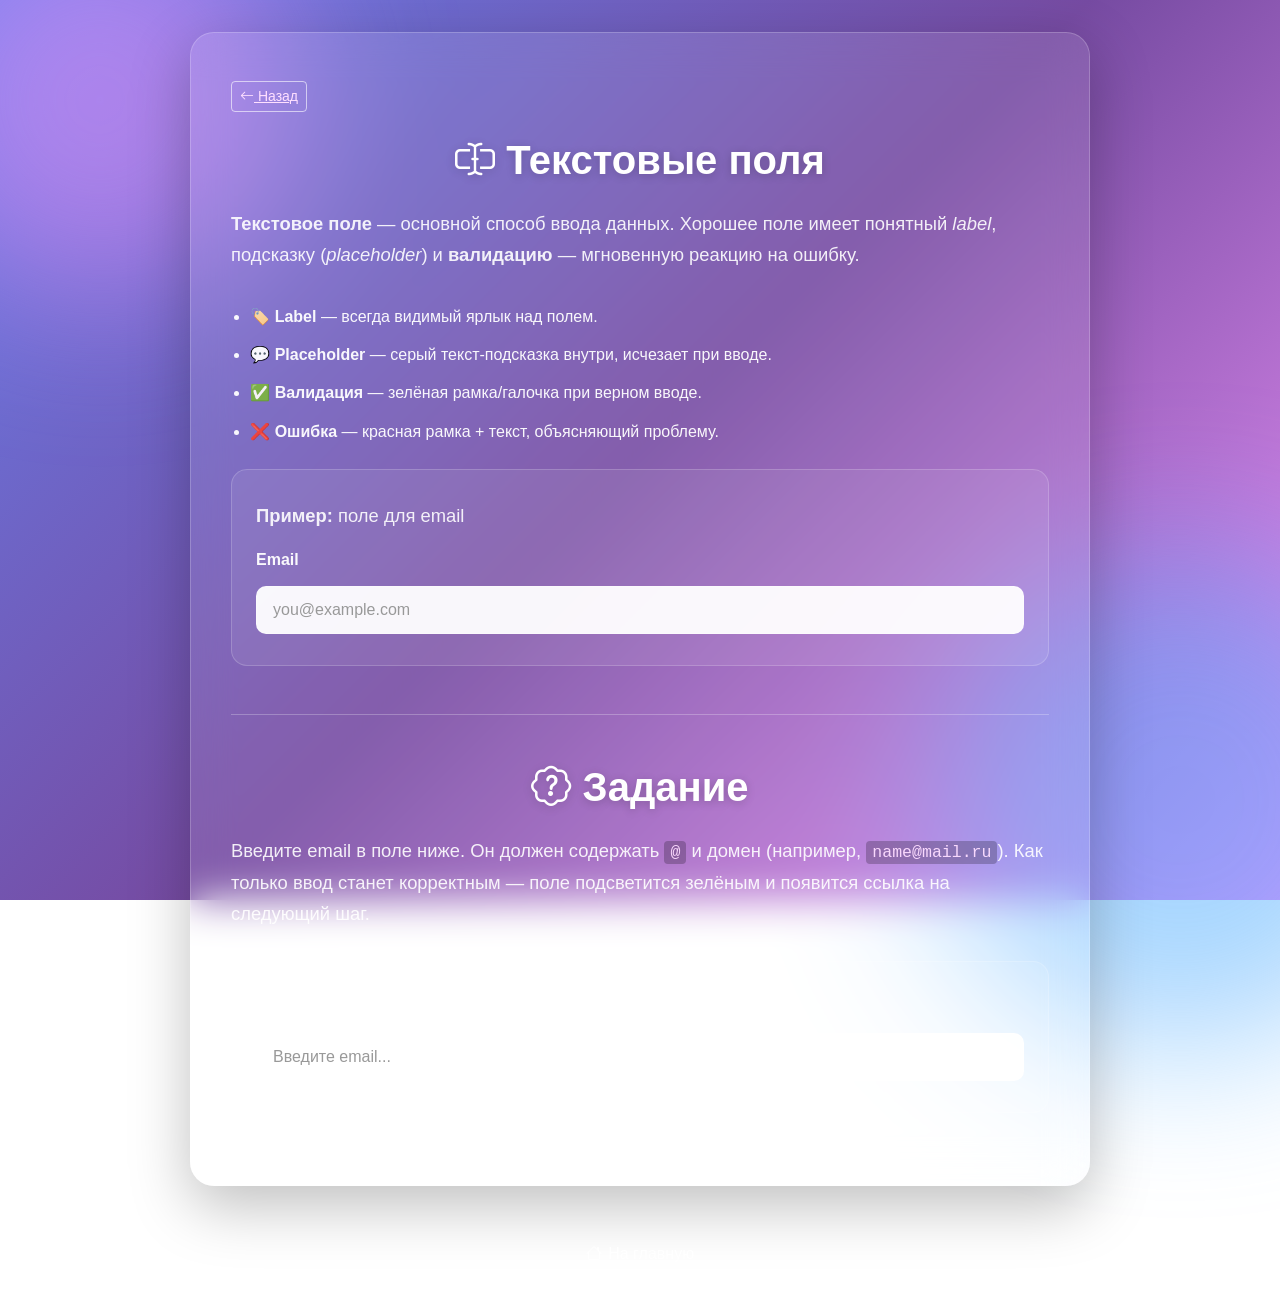
<file: ui-trainer/5.html>
<!DOCTYPE html>
<html lang="ru">
<head>
    <meta charset="UTF-8">
    <meta name="viewport" content="width=device-width, initial-scale=1.0">
    <title>Практика: текстовые поля — Веб-тренажёр по UI</title>
    <link href="https://cdn.jsdelivr.net/npm/bootstrap@5.3.3/dist/css/bootstrap.min.css" rel="stylesheet">
    <link href="https://cdn.jsdelivr.net/npm/bootstrap-icons@1.11.3/font/bootstrap-icons.css" rel="stylesheet">
    <link href="style.css" rel="stylesheet">
</head>
<body>
    <main>
        <article class="hero-card theory-card">
            <nav class="mb-4">
                <a href="4.html" class="btn btn-outline-light btn-sm">
                    <i class="bi bi-arrow-left"></i> Назад
                </a>
            </nav>

            <h1 class="text-center mb-4">
                <i class="bi bi-input-cursor-text"></i> Текстовые поля
            </h1>

            <p><strong>Текстовое поле</strong> — основной способ ввода данных. Хорошее поле имеет понятный <em>label</em>, подсказку (<em>placeholder</em>) и <strong>валидацию</strong> — мгновенную реакцию на ошибку.</p>

            <ul class="theory-list">
                <li>🏷️ <strong>Label</strong> — всегда видимый ярлык над полем.</li>
                <li>💬 <strong>Placeholder</strong> — серый текст-подсказка внутри, исчезает при вводе.</li>
                <li>✅ <strong>Валидация</strong> — зелёная рамка/галочка при верном вводе.</li>
                <li>❌ <strong>Ошибка</strong> — красная рамка + текст, объясняющий проблему.</li>
            </ul>

            <div class="demo-block">
                <p class="mb-2"><strong>Пример:</strong> поле для email</p>
                <label for="demoEmail" class="form-label">Email</label>
                <input type="email" class="form-control" id="demoEmail" placeholder="you@example.com">
            </div>

            <hr class="my-5">

            <h1 class="text-center mb-4"><i class="bi bi-patch-question"></i> Задание</h1>
            <p>Введите email в поле ниже. Он должен содержать <code>@</code> и домен (например, <code>name@mail.ru</code>). Как только ввод станет корректным — поле подсветится зелёным и появится ссылка на следующий шаг.</p>

            <div class="demo-block">
                <label for="taskEmail" class="form-label">Ваш email</label>
                <input type="email" class="form-control" id="taskEmail" placeholder="Введите email...">
                <div id="emailStatus" class="status-message"></div>
            </div>

            <div id="nextStep" class="text-center mt-4" style="display:none;">
                <a href="6.html" class="continue-link">
                    Перейти к следующему заданию <i class="bi bi-arrow-right"></i>
                </a>
            </div>
        </article>
    </main>

    <footer>
        <a href="index.html"><i class="bi bi-house"></i>На главную</a>
    </footer>

    <script>
        const input = document.getElementById('taskEmail');
        const status = document.getElementById('emailStatus');
        const next = document.getElementById('nextStep');
        const emailRegex = /^[^\s@]+@[^\s@]+\.[^\s@]+$/;

        input.addEventListener('input', () => {
            const value = input.value.trim();

            if (value === '') {
                input.classList.remove('is-valid', 'is-invalid');
                status.textContent = '';
                status.className = 'status-message';
                next.style.display = 'none';
                return;
            }

            if (emailRegex.test(value)) {
                input.classList.add('is-valid');
                input.classList.remove('is-invalid');
                status.textContent = '✅ Отлично! Email корректен.';
                status.className = 'status-message success';
                next.style.display = 'block';
            } else {
                input.classList.add('is-invalid');
                input.classList.remove('is-valid');
                status.textContent = '❌ Email должен содержать @ и домен, например name@mail.ru';
                status.className = 'status-message wrong-msg';
                next.style.display = 'none';
            }
        });
    </script>
    <script src="https://cdn.jsdelivr.net/npm/bootstrap@5.3.3/dist/js/bootstrap.bundle.min.js"></script>
  <script>
        (function () {
            const savedTheme = localStorage.getItem('ui-trainer-theme');
            if (savedTheme === 'dark') {
                document.body.classList.add('dark-theme');
            }
        })();
    </script>
</body>
</html>
</file>
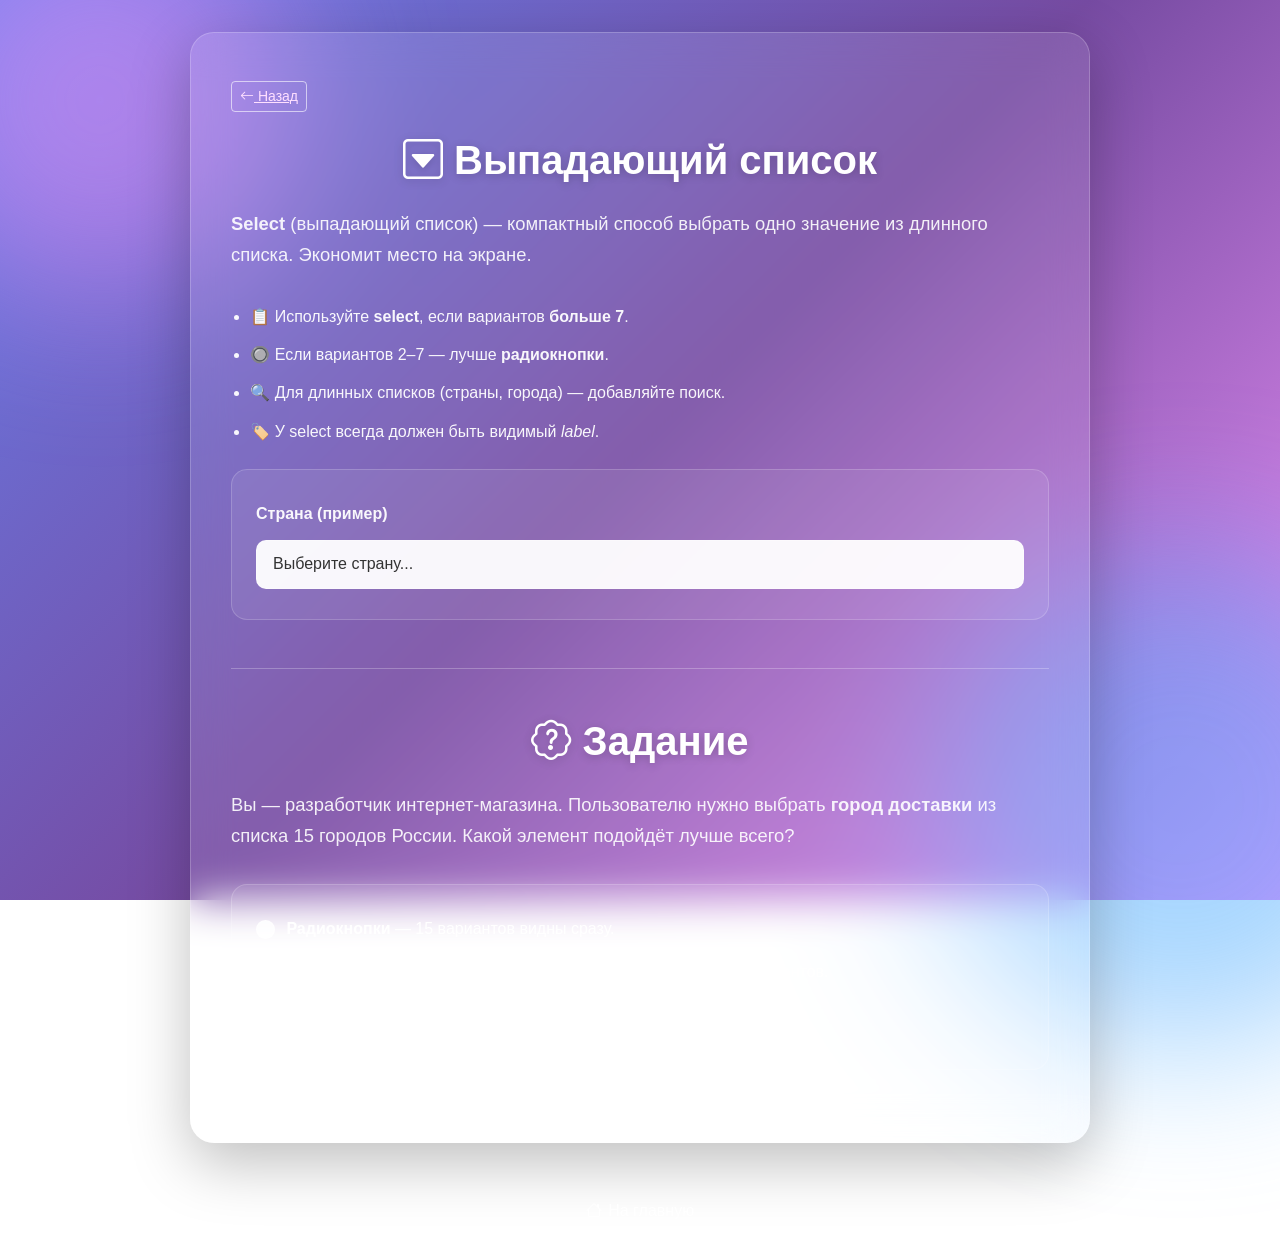
<file: ui-trainer/6.html>
<!DOCTYPE html>
<html lang="ru">
<head>
    <meta charset="UTF-8">
    <meta name="viewport" content="width=device-width, initial-scale=1.0">
    <title>Практика: выпадающий список — Веб-тренажёр по UI</title>
    <link href="https://cdn.jsdelivr.net/npm/bootstrap@5.3.3/dist/css/bootstrap.min.css" rel="stylesheet">
    <link href="https://cdn.jsdelivr.net/npm/bootstrap-icons@1.11.3/font/bootstrap-icons.css" rel="stylesheet">
    <link href="style.css" rel="stylesheet">
</head>
<body>
    <main>
        <article class="hero-card theory-card">
            <nav class="mb-4">
                <a href="5.html" class="btn btn-outline-light btn-sm">
                    <i class="bi bi-arrow-left"></i> Назад
                </a>
            </nav>

            <h1 class="text-center mb-4">
                <i class="bi bi-caret-down-square"></i> Выпадающий список
            </h1>

            <p><strong>Select</strong> (выпадающий список) — компактный способ выбрать одно значение из длинного списка. Экономит место на экране.</p>

            <ul class="theory-list">
                <li>📋 Используйте <strong>select</strong>, если вариантов <strong>больше 7</strong>.</li>
                <li>🔘 Если вариантов 2–7 — лучше <strong>радиокнопки</strong>.</li>
                <li>🔍 Для длинных списков (страны, города) — добавляйте поиск.</li>
                <li>🏷️ У select всегда должен быть видимый <em>label</em>.</li>
            </ul>

            <div class="demo-block">
                <label for="demoCountry" class="form-label">Страна (пример)</label>
                <select class="form-select" id="demoCountry">
                    <option selected disabled>Выберите страну...</option>
                    <option>Россия</option>
                    <option>Казахстан</option>
                    <option>Беларусь</option>
                </select>
            </div>

            <hr class="my-5">

            <h1 class="text-center mb-4"><i class="bi bi-patch-question"></i> Задание</h1>
            <p>Вы — разработчик интернет-магазина. Пользователю нужно выбрать <strong>город доставки</strong> из списка 15 городов России. Какой элемент подойдёт лучше всего?</p>

            <div class="demo-block">
                <div class="form-check mb-3">
                    <input class="form-check-input quiz-radio" type="radio" name="q6" id="q6a" value="wrong">
                    <label class="form-check-label" for="q6a"><strong>Радиокнопки</strong> — 15 вариантов видны сразу.</label>
                </div>
                <div class="form-check mb-3">
                    <input class="form-check-input quiz-radio" type="radio" name="q6" id="q6b" value="correct">
                    <label class="form-check-label" for="q6b"><strong>Выпадающий список (select)</strong> — компактно и удобно для 15 вариантов.</label>
                </div>
                <div class="form-check mb-3">
                    <input class="form-check-input quiz-radio" type="radio" name="q6" id="q6c" value="wrong">
                    <label class="form-check-label" for="q6c"><strong>Один флажок</strong> — отметить город галочкой.</label>
                </div>
            </div>

            <div id="status6" class="status-message"></div>
            <div id="next6" class="text-center mt-4" style="display:none;">
                <a href="7.html" class="continue-link">
                    К следующему заданию <i class="bi bi-arrow-right"></i>
                </a>
            </div>
        </article>
    </main>

    <footer><a href="index.html"><i class="bi bi-house"></i>На главную</a></footer>

    <script>
        const radios6 = document.querySelectorAll('input[name="q6"]');
        const status6 = document.getElementById('status6');
        const next6 = document.getElementById('next6');

        radios6.forEach(r => r.addEventListener('change', () => {
            if (r.value === 'correct') {
                status6.textContent = '🎉 Верно! Select — оптимальный выбор для 15 городов.';
                status6.className = 'status-message success';
                next6.style.display = 'block';
            } else {
                status6.textContent = '❌ Подумайте: 15 радиокнопок займут пол-экрана. Есть более компактный вариант.';
                status6.className = 'status-message wrong-msg';
                next6.style.display = 'none';
            }
        }));
    </script>
    <script src="https://cdn.jsdelivr.net/npm/bootstrap@5.3.3/dist/js/bootstrap.bundle.min.js"></script>
  <script>
        (function () {
            const savedTheme = localStorage.getItem('ui-trainer-theme');
            if (savedTheme === 'dark') {
                document.body.classList.add('dark-theme');
            }
        })();
    </script>
</body>
</html>
</file>
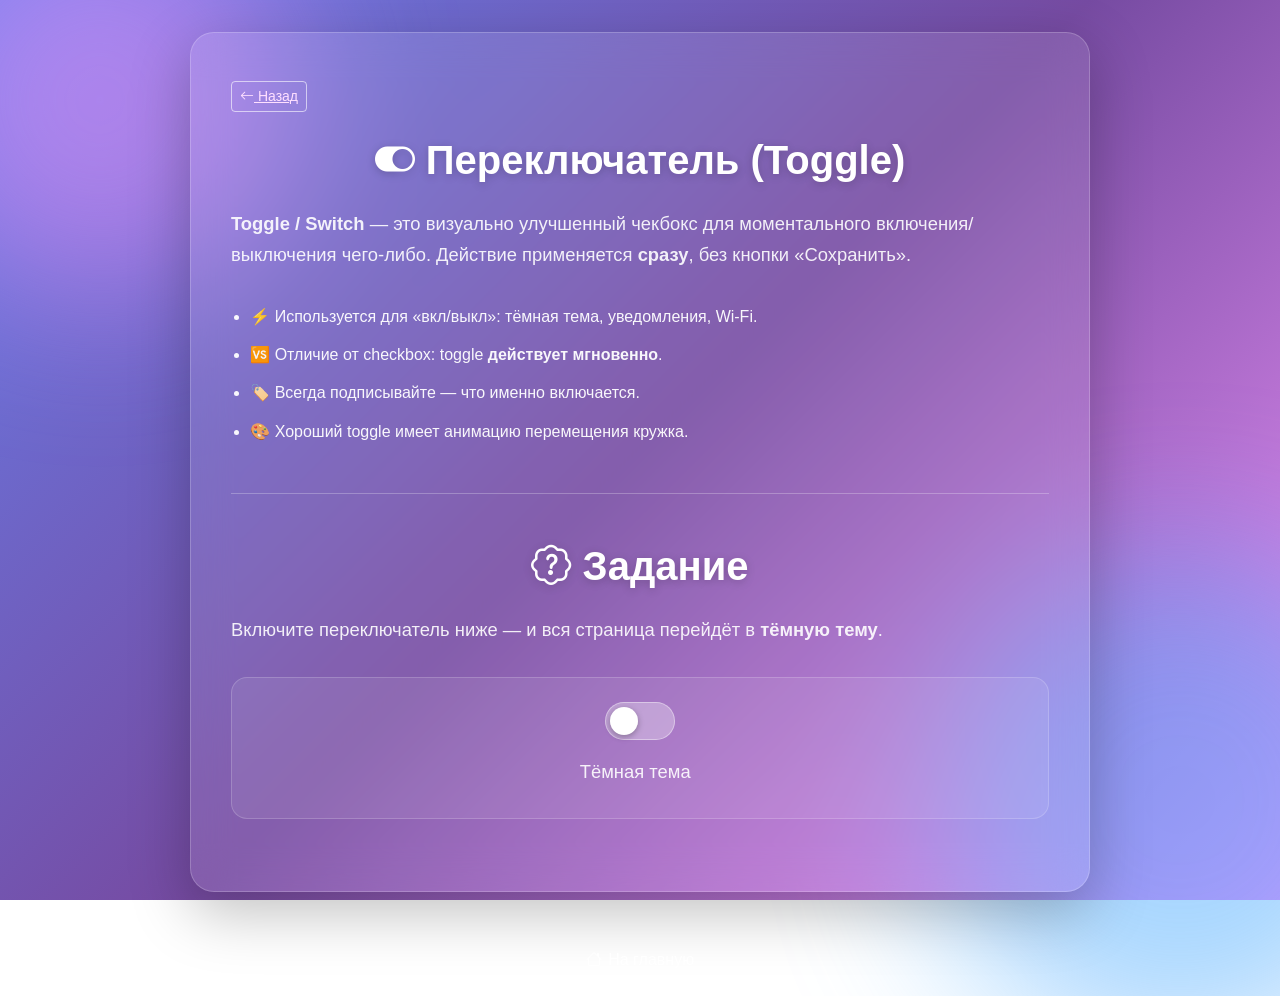
<file: ui-trainer/7.html>
<!DOCTYPE html>
<html lang="ru">
<head>
    <meta charset="UTF-8">
    <meta name="viewport" content="width=device-width, initial-scale=1.0">
    <title>Практика: переключатель — Веб-тренажёр по UI</title>
    <link href="https://cdn.jsdelivr.net/npm/bootstrap@5.3.3/dist/css/bootstrap.min.css" rel="stylesheet">
    <link href="https://cdn.jsdelivr.net/npm/bootstrap-icons@1.11.3/font/bootstrap-icons.css" rel="stylesheet">
    <link href="style.css" rel="stylesheet">
</head>
<body>
    <main>
        <article class="hero-card theory-card">
            <nav class="mb-4">
                <a href="6.html" class="btn btn-outline-light btn-sm">
                    <i class="bi bi-arrow-left"></i> Назад
                </a>
            </nav>

            <h1 class="text-center mb-4">
                <i class="bi bi-toggle-on"></i> Переключатель (Toggle)
            </h1>

            <p><strong>Toggle / Switch</strong> — это визуально улучшенный чекбокс для моментального включения/выключения чего-либо. Действие применяется <strong>сразу</strong>, без кнопки «Сохранить».</p>

            <ul class="theory-list">
                <li>⚡ Используется для «вкл/выкл»: тёмная тема, уведомления, Wi-Fi.</li>
                <li>🆚 Отличие от checkbox: toggle <strong>действует мгновенно</strong>.</li>
                <li>🏷️ Всегда подписывайте — что именно включается.</li>
                <li>🎨 Хороший toggle имеет анимацию перемещения кружка.</li>
            </ul>

            <hr class="my-5">

            <h1 class="text-center mb-4"><i class="bi bi-patch-question"></i> Задание</h1>
            <p>Включите переключатель ниже — и вся страница перейдёт в <strong>тёмную тему</strong>.</p>

            <div class="demo-block text-center">
                <label class="toggle-switch">
                    <input type="checkbox" id="themeToggle">
                    <span class="toggle-slider"></span>
                </label>
                <p class="mt-3 mb-0">Тёмная тема</p>
                <div id="status7" class="status-message"></div>
            </div>

            <div id="next7" class="text-center mt-4" style="display:none;">
                <a href="8.html" class="continue-link">
                    К следующему заданию <i class="bi bi-arrow-right"></i>
                </a>
            </div>
        </article>
    </main>

    <footer><a href="index.html"><i class="bi bi-house"></i>На главную</a></footer>

    <script>
        const toggle = document.getElementById('themeToggle');
        const status7 = document.getElementById('status7');
        const next7 = document.getElementById('next7');

        toggle.addEventListener('change', () => {
            if (toggle.checked) {
                document.body.classList.add('dark-theme');
                status7.textContent = '🌙 Тёмная тема включена! Отличная работа.';
                status7.className = 'status-message success';
                next7.style.display = 'block';
            } else {
                document.body.classList.remove('dark-theme');
                status7.textContent = '☀️ Светлая тема вернулась.';
                status7.className = 'status-message pending';
                next7.style.display = 'none';
            }
        });
    </script>
    <script src="https://cdn.jsdelivr.net/npm/bootstrap@5.3.3/dist/js/bootstrap.bundle.min.js"></script>
  <script>
        (function () {
            const savedTheme = localStorage.getItem('ui-trainer-theme');
            if (savedTheme === 'dark') {
                document.body.classList.add('dark-theme');
            }
        })();
    </script>
</body>
</html>
</file>
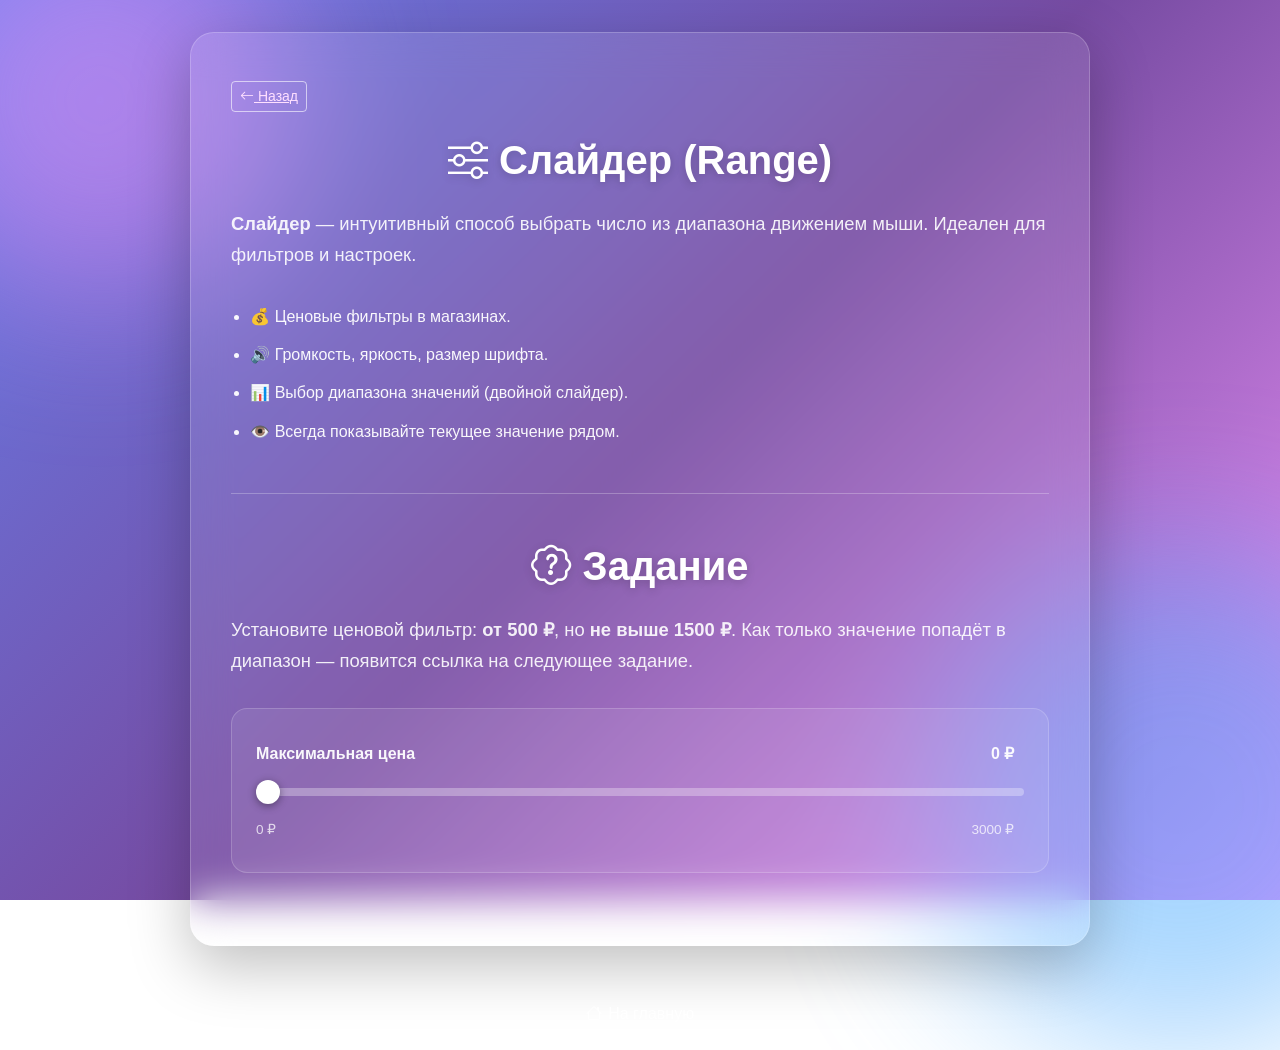
<file: ui-trainer/8.html>
<!DOCTYPE html>
<html lang="ru">
<head>
    <meta charset="UTF-8">
    <meta name="viewport" content="width=device-width, initial-scale=1.0">
    <title>Практика: слайдер — Веб-тренажёр по UI</title>

    <link href="https://cdn.jsdelivr.net/npm/bootstrap@5.3.3/dist/css/bootstrap.min.css" rel="stylesheet">
    <link href="https://cdn.jsdelivr.net/npm/bootstrap-icons@1.11.3/font/bootstrap-icons.css" rel="stylesheet">
    <link href="style.css" rel="stylesheet">
</head>
<body>
    <main>
        <article class="hero-card theory-card">
            <nav class="mb-4">
                <a href="7.html" class="btn btn-outline-light btn-sm">
                    <i class="bi bi-arrow-left"></i> Назад
                </a>
            </nav>

            <h1 class="text-center mb-4">
                <i class="bi bi-sliders"></i> Слайдер (Range)
            </h1>

            <p><strong>Слайдер</strong> — интуитивный способ выбрать число из диапазона движением мыши. Идеален для фильтров и настроек.</p>

            <ul class="theory-list">
                <li>💰 Ценовые фильтры в магазинах.</li>
                <li>🔊 Громкость, яркость, размер шрифта.</li>
                <li>📊 Выбор диапазона значений (двойной слайдер).</li>
                <li>👁️ Всегда показывайте текущее значение рядом.</li>
            </ul>

            <hr class="my-5">

            <h1 class="text-center mb-4"><i class="bi bi-patch-question"></i> Задание</h1>
            <p>Установите ценовой фильтр: <strong>от 500 ₽</strong>, но <strong>не выше 1500 ₽</strong>. Как только значение попадёт в диапазон — появится ссылка на следующее задание.</p>

            <div class="demo-block">
                <label for="priceRange" class="form-label d-flex justify-content-between">
                    <span>Максимальная цена</span>
                    <strong id="priceValue">0 ₽</strong>
                </label>
                <input type="range" class="form-range" id="priceRange" min="0" max="3000" step="100" value="0">
                <div class="d-flex justify-content-between" style="font-size:0.85rem; opacity:0.75;">
                    <span>0 ₽</span><span>3000 ₽</span>
                </div>
                <div id="status8" class="status-message"></div>
            </div>

            <div id="next8" class="text-center mt-4" style="display:none;">
                <a href="9.html" class="continue-link">
                    К следующему заданию <i class="bi bi-arrow-right"></i>
                </a>
            </div>
        </article>
    </main>

    <footer><a href="index.html"><i class="bi bi-house"></i>На главную</a></footer>

    <script>
        const range = document.getElementById('priceRange');
        const priceValue = document.getElementById('priceValue');
        const status8 = document.getElementById('status8');
        const next8 = document.getElementById('next8');

        range.addEventListener('input', () => {
            const val = Number(range.value);
            priceValue.textContent = val + ' ₽';

            if (val >= 500 && val <= 1500) {
                status8.textContent = '✅ Отлично! Цена в нужном диапазоне.';
                status8.className = 'status-message success';
                next8.style.display = 'block';
            } else if (val < 500) {
                status8.textContent = '❌ Слишком дёшево. Минимум — 500 ₽.';
                status8.className = 'status-message wrong-msg';
                next8.style.display = 'none';
            } else {
                status8.textContent = '❌ Слишком дорого. Максимум — 1500 ₽.';
                status8.className = 'status-message wrong-msg';
                next8.style.display = 'none';
            }
        });
    </script>
    <script src="https://cdn.jsdelivr.net/npm/bootstrap@5.3.3/dist/js/bootstrap.bundle.min.js"></script>
  <script>
        (function () {
            const savedTheme = localStorage.getItem('ui-trainer-theme');
            if (savedTheme === 'dark') {
                document.body.classList.add('dark-theme');
            }
        })();
    </script>
</body>
</html>
</file>
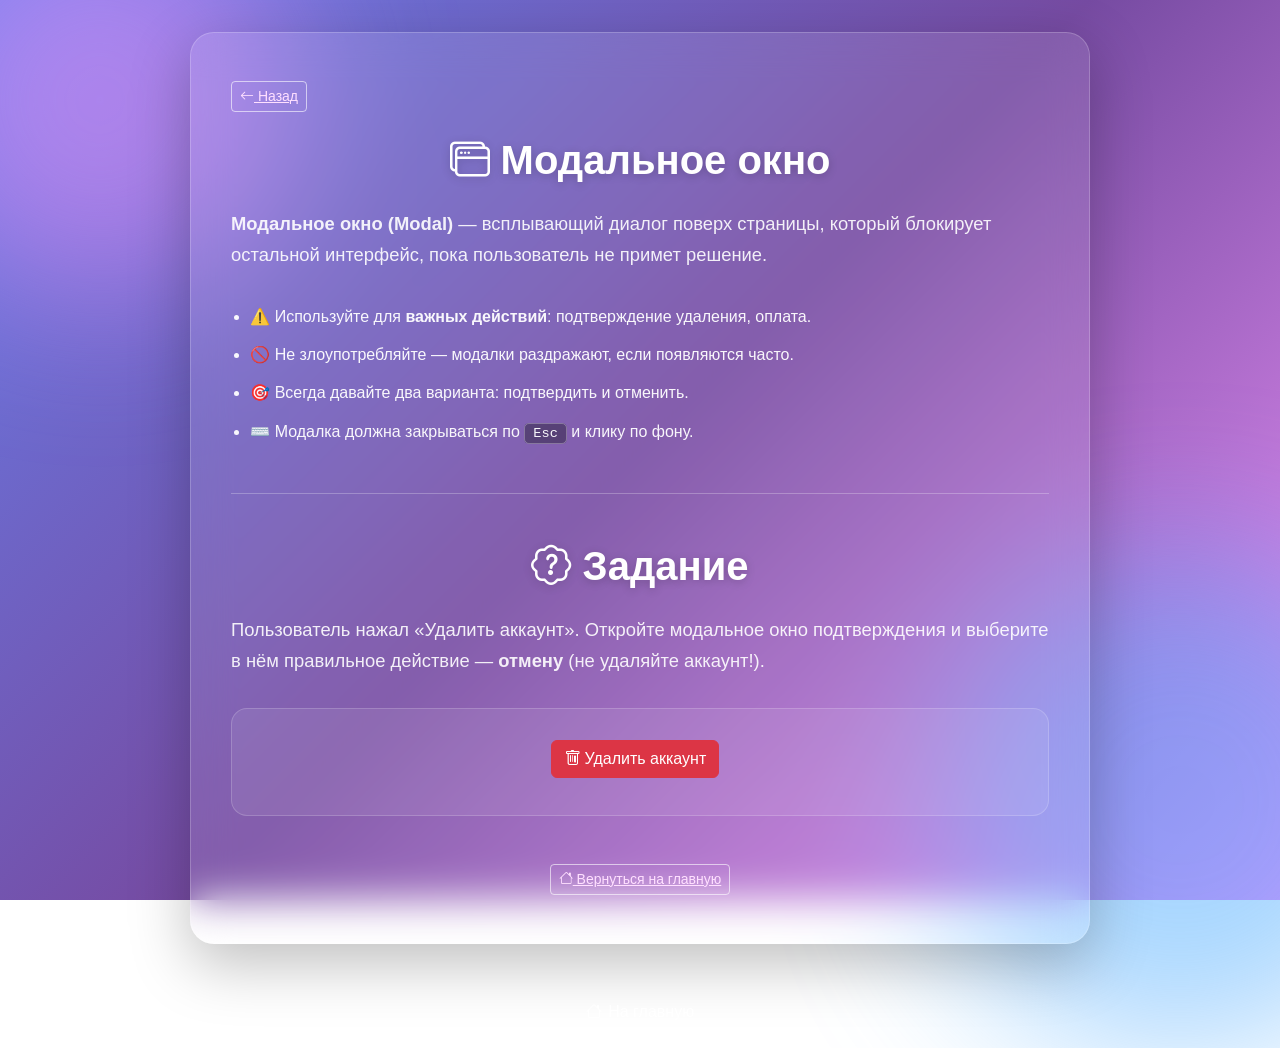
<file: ui-trainer/9.html>
<!DOCTYPE html>
<html lang="ru">
<head>
    <meta charset="UTF-8">
    <meta name="viewport" content="width=device-width, initial-scale=1.0">
    <title>Практика: модальное окно — Веб-тренажёр по UI</title>
    <link href="https://cdn.jsdelivr.net/npm/bootstrap@5.3.3/dist/css/bootstrap.min.css" rel="stylesheet">
    <link href="https://cdn.jsdelivr.net/npm/bootstrap-icons@1.11.3/font/bootstrap-icons.css" rel="stylesheet">
    <link href="style.css" rel="stylesheet">
</head>
<body>
    <main>
        <article class="hero-card theory-card">
            <nav class="mb-4">
                <a href="8.html" class="btn btn-outline-light btn-sm">
                    <i class="bi bi-arrow-left"></i> Назад
                </a>
            </nav>

            <h1 class="text-center mb-4">
                <i class="bi bi-window-stack"></i> Модальное окно
            </h1>

            <p><strong>Модальное окно (Modal)</strong> — всплывающий диалог поверх страницы, который блокирует остальной интерфейс, пока пользователь не примет решение.</p>

            <ul class="theory-list">
                <li>⚠️ Используйте для <strong>важных действий</strong>: подтверждение удаления, оплата.</li>
                <li>🚫 Не злоупотребляйте — модалки раздражают, если появляются часто.</li>
                <li>🎯 Всегда давайте два варианта: подтвердить и отменить.</li>
                <li>⌨️ Модалка должна закрываться по <kbd>Esc</kbd> и клику по фону.</li>
            </ul>

            <hr class="my-5">

            <h1 class="text-center mb-4"><i class="bi bi-patch-question"></i> Задание</h1>
            <p>Пользователь нажал «Удалить аккаунт». Откройте модальное окно подтверждения и выберите в нём правильное действие — <strong>отмену</strong> (не удаляйте аккаунт!).</p>

            <div class="demo-block text-center">
                <button class="btn btn-danger" data-bs-toggle="modal" data-bs-target="#confirmModal">
                    <i class="bi bi-trash"></i> Удалить аккаунт
                </button>
                <div id="status9" class="status-message"></div>
            </div>

            <div id="next9" class="text-center mt-4" style="display:none;">
                <a href="11.html" class="continue-link">
                    К следующему заданию: уведомления <i class="bi bi-arrow-right"></i>
                </a>
            </div>

            <div class="text-center mt-5">
                <a href="index.html" class="btn btn-outline-light btn-sm">
                    <i class="bi bi-house"></i> Вернуться на главную
                </a>
            </div>
        </article>
    </main>

    <!-- Модальное окно -->
    <div class="modal fade" id="confirmModal" tabindex="-1" aria-hidden="true">
        <div class="modal-dialog modal-dialog-centered">
            <div class="modal-content">
                <div class="modal-header">
                    <h5 class="modal-title"><i class="bi bi-exclamation-triangle text-danger"></i> Подтвердите действие</h5>
                    <button type="button" class="btn-close" data-bs-dismiss="modal" aria-label="Закрыть"></button>
                </div>
                <div class="modal-body">
                    Вы уверены, что хотите <strong>удалить аккаунт</strong>? Это действие необратимо.
                </div>
                <div class="modal-footer">
                    <button type="button" class="btn btn-secondary" data-bs-dismiss="modal" id="cancelBtn">Отмена</button>
                    <button type="button" class="btn btn-danger" id="confirmBtn">Да, удалить</button>
                </div>
            </div>
        </div>
    </div>

    <footer><a href="index.html"><i class="bi bi-house"></i>На главную</a></footer>

    <!-- Сначала Bootstrap JS -->
    <script src="https://cdn.jsdelivr.net/npm/bootstrap@5.3.3/dist/js/bootstrap.bundle.min.js"></script>

    <!-- Потом наш скрипт -->
    <script>
        const cancelBtn = document.getElementById('cancelBtn');
        const confirmBtn = document.getElementById('confirmBtn');
        const status9 = document.getElementById('status9');
        const next9 = document.getElementById('next9');
        const modalEl = document.getElementById('confirmModal');

        cancelBtn.addEventListener('click', () => {
            status9.textContent = '✅ Правильно! Отмена — безопасное действие.';
            status9.className = 'status-message success';
            next9.style.display = 'block';

            setTimeout(() => {
                next9.scrollIntoView({ behavior: 'smooth', block: 'center' });
            }, 250);
        });

        confirmBtn.addEventListener('click', () => {
            // Закрываем модальное окно
            const modalInstance = bootstrap.Modal.getInstance(modalEl);
            if (modalInstance) modalInstance.hide();

            status9.innerHTML = '❌ <strong>Ошибка!</strong> Нельзя просто так удалять аккаунт — это необратимое действие.<br>' +
                                '🤔 Подумайте ещё раз: в подобных ситуациях правильнее <em>отменить</em> операцию и уточнить у пользователя, действительно ли он этого хочет.';
            status9.className = 'status-message wrong-msg';
            next9.style.display = 'none';
        });
    </script>

    <!-- Восстановление темы -->
    <script>
        (function () {
            const savedTheme = localStorage.getItem('ui-trainer-theme');
            if (savedTheme === 'dark') {
                document.body.classList.add('dark-theme');
            }
        })();
    </script>
</body>
</html>
</file>
<file: ui-trainer/style.css>
/* ============================================================
   ВЕБ-ТРЕНАЖЁР ПО UI — ЕДИНЫЙ ФАЙЛ СТИЛЕЙ
   Подходит для: index.html, 2.html, 3.html, 4.html,
                 5.html, 6.html, 7.html, 8.html, 9.html
   ============================================================ */

/* ============================================
   1. ОБЩИЕ СТИЛИ
   ============================================ */
* {
    box-sizing: border-box;
}

html, body {
    min-height: 100%;
}

body {
    min-height: 100vh;
    margin: 0;
    background: linear-gradient(135deg, #667eea 0%, #764ba2 50%, #f093fb 100%);
    background-attachment: fixed;
    display: flex;
    flex-direction: column;
    font-family: 'Segoe UI', Tahoma, Geneva, Verdana, sans-serif;
    color: #fff;
    overflow-x: hidden;
}

/* ============================================
   2. ДЕКОРАТИВНЫЕ СВЕТЯЩИЕСЯ КРУГИ НА ФОНЕ
   ============================================ */
body::before,
body::after {
    content: '';
    position: fixed;
    border-radius: 50%;
    filter: blur(80px);
    opacity: 0.5;
    z-index: 0;
    pointer-events: none;
}

body::before {
    width: 400px;
    height: 400px;
    background: #f093fb;
    top: -100px;
    left: -100px;
    animation: float 8s ease-in-out infinite;
}

body::after {
    width: 500px;
    height: 500px;
    background: #4facfe;
    bottom: -150px;
    right: -150px;
    animation: float 10s ease-in-out infinite reverse;
}

@keyframes float {
    0%, 100% { transform: translate(0, 0); }
    50%      { transform: translate(30px, 40px); }
}

@keyframes fadeInUp {
    from { opacity: 0; transform: translateY(30px); }
    to   { opacity: 1; transform: translateY(0); }
}

@keyframes pop {
    0%   { transform: scale(0); }
    60%  { transform: scale(1.2); }
    100% { transform: scale(1); }
}

/* ============================================
   3. ОСНОВНОЙ КОНТЕНТ
   ============================================ */
main {
    flex: 1;
    display: flex;
    align-items: center;
    justify-content: center;
    position: relative;
    z-index: 1;
    padding: 2rem 1rem;
}

/* Карточка "матовое стекло" */
.hero-card {
    background: rgba(255, 255, 255, 0.1);
    backdrop-filter: blur(20px);
    -webkit-backdrop-filter: blur(20px);
    border: 1px solid rgba(255, 255, 255, 0.2);
    border-radius: 24px;
    padding: 3rem 2.5rem;
    box-shadow: 0 20px 60px rgba(0, 0, 0, 0.25);
    max-width: 700px;
    width: 100%;
    text-align: center;
    animation: fadeInUp 0.8s ease;
}

/* Широкая карточка для теории и заданий */
.theory-card {
    max-width: 900px;
    text-align: left;
    line-height: 1.7;
}

.theory-card h1 { font-weight: 800; }
.theory-card h2 { font-weight: 700; margin-top: 1.5rem; }
.theory-card p  { opacity: 0.95; }

.theory-card a {
    color: #ffe0ff;
    text-decoration: underline;
}
.theory-card a:hover { color: #fff; }

.theory-list {
    padding-left: 1.2rem;
}
.theory-list li {
    margin-bottom: 0.7rem;
    opacity: 0.95;
}

.theory-card code {
    background: rgba(0, 0, 0, 0.25);
    padding: 2px 6px;
    border-radius: 4px;
    color: #ffe0ff;
    font-size: 0.9em;
}

.hero-card h1 {
    font-weight: 800;
    font-size: 2.5rem;
    margin-bottom: 1rem;
    text-shadow: 0 2px 10px rgba(0, 0, 0, 0.2);
}

.hero-card p {
    font-size: 1.15rem;
    opacity: 0.9;
    margin-bottom: 2rem;
}

.hero-icon {
    font-size: 3.5rem;
    display: block;
    margin-bottom: 1rem;
}

/* ============================================
   4. БЛОКИ ДЕМОНСТРАЦИИ
   ============================================ */
.demo-block {
    background: rgba(255, 255, 255, 0.08);
    border: 1px solid rgba(255, 255, 255, 0.18);
    border-radius: 16px;
    padding: 1.5rem;
    margin: 1.5rem 0;
}

.demo-block > * {
    margin: 0.4rem 0.6rem 0.4rem 0;
}

.demo-cell {
    background: rgba(255, 255, 255, 0.06);
    border: 1px dashed rgba(255, 255, 255, 0.25);
    border-radius: 12px;
    padding: 1rem;
}

/* ============================================
   5. КНОПКА "НАЧАТЬ ОБУЧЕНИЕ" (.btn-start)
   ============================================ */
.btn-start {
    background: #fff;
    color: #764ba2;
    font-weight: 700;
    font-size: 1.1rem;
    padding: 0.9rem 2.5rem;
    border-radius: 50px;
    border: none;
    transition: all 0.3s ease;
    box-shadow: 0 8px 25px rgba(0, 0, 0, 0.2);
    text-decoration: none;
    display: inline-block;
}

.btn-start:hover {
    transform: translateY(-3px);
    box-shadow: 0 12px 35px rgba(0, 0, 0, 0.3);
    background: #f8f9fa;
    color: #5a3a7e;
    text-decoration: none;
}

.btn-start i {
    margin: 0 0.4rem;
}

/* ============================================
   6. ССЫЛКА "ПРОДОЛЖИТЬ УЧИТЬСЯ" (.continue-link)
   ============================================ */
.continue-link {
    display: inline-block;
    color: #fff;
    font-weight: 700;
    font-size: 1.15rem;
    text-decoration: none;
    padding: 0.5rem 0;
    border-bottom: 2px dashed rgba(255, 255, 255, 0.6);
    transition: all 0.3s ease;
}

.continue-link:hover {
    color: #ffe0ff;
    border-bottom-color: #fff;
    border-bottom-style: solid;
    letter-spacing: 0.5px;
    transform: translateY(-2px);
    text-decoration: none;
}

.continue-link i {
    margin-left: 0.4rem;
    transition: transform 0.3s ease;
}

.continue-link:hover i {
    transform: translateX(5px);
}

/* ============================================
   7. ДВОИЧНЫЙ КОД (3.html)
   ============================================ */
.code-display {
    background: rgba(0, 0, 0, 0.25);
    border: 1px solid rgba(255, 255, 255, 0.2);
    border-radius: 16px;
    padding: 1.5rem 1rem;
    margin: 1.5rem 0;
}

.code-label {
    display: block;
    font-size: 0.9rem;
    opacity: 0.75;
    text-transform: uppercase;
    letter-spacing: 2px;
    margin-bottom: 1rem;
}

.binary-row {
    display: flex;
    justify-content: center;
    gap: 0.6rem;
    flex-wrap: wrap;
}

.bit {
    display: inline-flex;
    align-items: center;
    justify-content: center;
    width: 48px;
    height: 48px;
    background: rgba(255, 255, 255, 0.15);
    border: 1px solid rgba(255, 255, 255, 0.3);
    border-radius: 10px;
    font-size: 1.5rem;
    font-weight: 800;
    font-family: 'Courier New', monospace;
}

.legend {
    display: inline-flex;
    align-items: center;
    gap: 0.3rem;
    margin-right: 1rem;
}

.legend-bit {
    display: inline-flex;
    align-items: center;
    justify-content: center;
    width: 26px;
    height: 26px;
    border-radius: 6px;
    font-weight: 700;
    font-family: monospace;
}

.legend-bit.on  { background: #4ade80; color: #065f46; }
.legend-bit.off { background: rgba(255, 255, 255, 0.25); color: #fff; }

/* ============================================
   8. ФЛАЖКИ (сетка) — 3.html
   ============================================ */
.checkbox-grid {
    display: flex;
    justify-content: center;
    flex-wrap: wrap;
    gap: 1rem;
}

.checkbox-item {
    display: flex;
    flex-direction: column;
    align-items: center;
    gap: 0.5rem;
    padding: 0.9rem 1.1rem;
    background: rgba(255, 255, 255, 0.08);
    border: 1px solid rgba(255, 255, 255, 0.2);
    border-radius: 12px;
    cursor: pointer;
    transition: all 0.25s ease;
    min-width: 70px;
}

.checkbox-item:hover {
    background: rgba(255, 255, 255, 0.15);
    transform: translateY(-2px);
}

.checkbox-item .form-check-input {
    width: 1.6rem;
    height: 1.6rem;
    margin: 0;
    cursor: pointer;
}

.checkbox-num {
    font-size: 0.85rem;
    opacity: 0.75;
    font-weight: 600;
}

.checkbox-item.correct {
    background: rgba(74, 222, 128, 0.25);
    border-color: #4ade80;
    box-shadow: 0 0 12px rgba(74, 222, 128, 0.4);
}

.checkbox-item.wrong {
    background: rgba(248, 113, 113, 0.2);
    border-color: #f87171;
    box-shadow: 0 0 12px rgba(248, 113, 113, 0.35);
}

/* ============================================
   9. СООБЩЕНИЯ О СТАТУСЕ
   ============================================ */
.status-message {
    margin-top: 1.5rem;
    padding: 1rem 1.2rem;
    border-radius: 12px;
    font-weight: 600;
    text-align: center;
    min-height: 0;
    transition: all 0.3s ease;
}

.status-message:empty {
    padding: 0;
    margin-top: 0;
}

.status-message.pending {
    background: rgba(255, 255, 255, 0.1);
    border: 1px dashed rgba(255, 255, 255, 0.35);
}

.status-message.success {
    background: rgba(74, 222, 128, 0.25);
    border: 1px solid #4ade80;
    color: #fff;
}

.status-message.wrong-msg {
    background: rgba(248, 113, 113, 0.2);
    border: 1px solid #f87171;
    color: #fff;
}

/* ============================================
   10. РАДИОКНОПКИ В ЗАДАНИЯХ
   ============================================ */
.quiz-radio {
    width: 1.2rem;
    height: 1.2rem;
    cursor: pointer;
    margin-top: 0.3rem;
}

.form-check-label {
    cursor: pointer;
    padding-left: 0.4rem;
    color: #fff;
}

.form-check {
    color: #fff;
}

.form-check-input {
    background-color: rgba(255, 255, 255, 0.85);
    border-color: rgba(255, 255, 255, 0.5);
}

.form-check-input:checked {
    background-color: #764ba2;
    border-color: #764ba2;
}

.form-check-input:focus {
    box-shadow: 0 0 0 0.25rem rgba(255, 224, 255, 0.35);
}

/* ============================================
   11. ТЕКСТОВЫЕ ПОЛЯ И SELECT — 5.html, 6.html
   ============================================ */
.form-label {
    font-weight: 600;
    color: #fff;
    opacity: 0.95;
}

.form-control,
.form-select {
    background: rgba(255, 255, 255, 0.95);
    border: 1px solid rgba(255, 255, 255, 0.3);
    border-radius: 10px;
    padding: 0.7rem 1rem;
    color: #333;
    transition: all 0.3s ease;
    font-size: 1rem;
}

.form-control::placeholder {
    color: #999;
}

.form-control:focus,
.form-select:focus {
    background: #fff;
    border-color: #ffe0ff;
    box-shadow: 0 0 0 0.25rem rgba(255, 224, 255, 0.35);
    color: #333;
}

.form-control.is-valid {
    background-image: none;
    border-color: #4ade80;
    box-shadow: 0 0 0 0.2rem rgba(74, 222, 128, 0.25);
}

.form-control.is-invalid {
    background-image: none;
    border-color: #f87171;
    box-shadow: 0 0 0 0.2rem rgba(248, 113, 113, 0.25);
}

/* ============================================
   12. TOGGLE / SWITCH — 7.html
   ============================================ */
.toggle-switch {
    position: relative;
    display: inline-block;
    width: 70px;
    height: 38px;
    margin: 0 auto;
}

.toggle-switch input {
    opacity: 0;
    width: 0;
    height: 0;
}

.toggle-slider {
    position: absolute;
    cursor: pointer;
    inset: 0;
    background: rgba(255, 255, 255, 0.3);
    border: 1px solid rgba(255, 255, 255, 0.4);
    border-radius: 38px;
    transition: 0.4s;
}

.toggle-slider::before {
    content: '';
    position: absolute;
    height: 28px;
    width: 28px;
    left: 4px;
    bottom: 4px;
    background: #fff;
    border-radius: 50%;
    transition: 0.4s;
    box-shadow: 0 2px 6px rgba(0, 0, 0, 0.3);
}

.toggle-switch input:checked + .toggle-slider {
    background: #4ade80;
    border-color: #4ade80;
}

.toggle-switch input:checked + .toggle-slider::before {
    transform: translateX(32px);
}

/* ============================================
   13. ТЁМНАЯ ТЕМА — 7.html
   ============================================ */
body.dark-theme {
    background: linear-gradient(135deg, #1a1a2e 0%, #16213e 50%, #0f3460 100%);
    color: #e0e0e0;
}

body.dark-theme .hero-card {
    background: rgba(0, 0, 0, 0.35);
    border-color: rgba(255, 255, 255, 0.15);
}

body.dark-theme::before { background: #7b2cbf; }
body.dark-theme::after  { background: #1e6091; }

/* ============================================
   14. СЛАЙДЕР — 8.html
   ============================================ */
.form-range {
    width: 100%;
    height: 1.5rem;
    padding: 0;
    background: transparent;
    appearance: none;
    -webkit-appearance: none;
    cursor: pointer;
}

.form-range::-webkit-slider-runnable-track {
    height: 8px;
    background: rgba(255, 255, 255, 0.3);
    border-radius: 4px;
}

.form-range::-webkit-slider-thumb {
    -webkit-appearance: none;
    appearance: none;
    width: 24px;
    height: 24px;
    margin-top: -8px;
    background: #fff;
    border-radius: 50%;
    box-shadow: 0 2px 8px rgba(0, 0, 0, 0.4);
    transition: transform 0.2s ease;
}

.form-range::-webkit-slider-thumb:hover {
    transform: scale(1.15);
}

.form-range::-moz-range-track {
    height: 8px;
    background: rgba(255, 255, 255, 0.3);
    border-radius: 4px;
}

.form-range::-moz-range-thumb {
    width: 24px;
    height: 24px;
    background: #fff;
    border: none;
    border-radius: 50%;
    box-shadow: 0 2px 8px rgba(0, 0, 0, 0.4);
}

/* ============================================
   15. МОДАЛЬНОЕ ОКНО — 9.html
   ============================================ */
.modal-content {
    border-radius: 16px;
    border: none;
    box-shadow: 0 20px 60px rgba(0, 0, 0, 0.4);
    color: #333;
}

.modal-header {
    border-bottom: 1px solid #eee;
    padding: 1.2rem 1.5rem;
}

.modal-title {
    color: #333;
}

.modal-body {
    padding: 1.5rem;
    font-size: 1.05rem;
    color: #333;
}

.modal-footer {
    border-top: 1px solid #eee;
    padding: 1rem 1.5rem;
}

/* ============================================
   16. БЛОК ПЕРЕХОДА НА СЛЕДУЮЩИЙ УРОВЕНЬ (4.html)
   ============================================ */
.next-step-box {
    margin-top: 2rem;
    padding: 2rem 1.5rem;
    background: linear-gradient(135deg, rgba(74, 222, 128, 0.18), rgba(96, 165, 250, 0.18));
    border: 2px solid rgba(74, 222, 128, 0.5);
    border-radius: 20px;
    text-align: center;
    position: relative;
    overflow: hidden;
    opacity: 0;
    transform: translateY(20px);
    transition: opacity 0.5s ease, transform 0.5s ease;
}

.next-step-box.show {
    opacity: 1;
    transform: translateY(0);
}

/* Светящаяся анимированная рамка */
.next-step-box::before {
    content: '';
    position: absolute;
    inset: -2px;
    border-radius: 20px;
    padding: 2px;
    background: linear-gradient(135deg, #4ade80, #60a5fa, #a78bfa, #4ade80);
    background-size: 300% 300%;
    -webkit-mask: linear-gradient(#fff 0 0) content-box, linear-gradient(#fff 0 0);
    -webkit-mask-composite: xor;
    mask-composite: exclude;
    animation: borderFlow 4s linear infinite;
    pointer-events: none;
    opacity: 0.8;
}

@keyframes borderFlow {
    0%   { background-position: 0% 50%; }
    100% { background-position: 300% 50%; }
}

.next-step-icon {
    font-size: 3rem;
    color: #4ade80;
    display: inline-block;
    margin-bottom: 0.5rem;
    animation: pop 0.6s ease;
}

.next-step-title {
    font-weight: 800;
    font-size: 1.6rem;
    margin-bottom: 0.5rem;
    color: #fff;
    text-shadow: 0 2px 10px rgba(74, 222, 128, 0.4);
}

.next-step-text {
    opacity: 0.9;
    margin-bottom: 1.5rem;
    font-size: 1.05rem;
}

/* Кнопка перехода на следующий уровень */
.btn-next-level {
    display: inline-flex;
    align-items: center;
    gap: 0.6rem;
    padding: 1rem 2rem;
    background: linear-gradient(135deg, #4ade80, #22c55e);
    color: #fff;
    font-weight: 700;
    font-size: 1.1rem;
    text-decoration: none;
    border-radius: 50px;
    box-shadow: 0 8px 25px rgba(74, 222, 128, 0.4);
    position: relative;
    overflow: hidden;
    transition: all 0.3s ease;
    animation: pulseBtn 2s ease-in-out infinite;
}

@keyframes pulseBtn {
    0%, 100% { box-shadow: 0 8px 25px rgba(74, 222, 128, 0.4); }
    50%      { box-shadow: 0 8px 35px rgba(74, 222, 128, 0.7); }
}

.btn-next-level:hover {
    transform: translateY(-3px) scale(1.03);
    color: #fff;
    text-decoration: none;
    animation-play-state: paused;
    box-shadow: 0 12px 40px rgba(74, 222, 128, 0.8);
}

.btn-next-level i {
    font-size: 1.3rem;
    transition: transform 0.3s ease;
}

.btn-next-level:hover i {
    transform: translateX(6px);
}

/* Пробегающий блик */
.btn-next-level::after {
    content: '';
    position: absolute;
    top: 0;
    left: -100%;
    width: 100%;
    height: 100%;
    background: linear-gradient(90deg, transparent, rgba(255, 255, 255, 0.35), transparent);
    transition: left 0.6s ease;
}

.btn-next-level:hover::after {
    left: 100%;
}

/* ============================================
   17. ФУТЕР
   ============================================ */
footer {
    position: relative;
    z-index: 1;
    padding: 1.5rem;
    text-align: center;
}

footer a {
    color: #fff;
    text-decoration: none;
    font-weight: 500;
    opacity: 0.85;
    transition: all 0.3s ease;
    border-bottom: 1px dashed rgba(255, 255, 255, 0.5);
    padding-bottom: 2px;
}

footer a:hover {
    opacity: 1;
    border-bottom-color: #fff;
    letter-spacing: 0.5px;
    color: #fff;
}

footer i {
    margin-right: 0.4rem;
}

/* ============================================
   18. ВСПОМОГАТЕЛЬНЫЕ КЛАССЫ
   ============================================ */
kbd {
    background: rgba(0, 0, 0, 0.35);
    color: #fff;
    padding: 2px 8px;
    border-radius: 5px;
    font-size: 0.85em;
    border: 1px solid rgba(255, 255, 255, 0.3);
}

.btn-outline-light {
    border-color: rgba(255, 255, 255, 0.6);
    color: #fff;
}

.btn-outline-light:hover {
    background: rgba(255, 255, 255, 0.15);
    border-color: #fff;
    color: #fff;
}

/* ============================================
   19. АДАПТИВНОСТЬ
   ============================================ */
@media (max-width: 576px) {
    .hero-card {
        padding: 2rem 1.5rem;
    }

    .hero-card h1 {
        font-size: 1.8rem;
    }

    .hero-card p {
        font-size: 1rem;
    }

    .btn-start {
        font-size: 1rem;
        padding: 0.8rem 2rem;
    }

    .hero-icon {
        font-size: 2.8rem;
    }

    .theory-card {
        padding: 1.5rem 1rem;
    }

    .bit {
        width: 38px;
        height: 38px;
        font-size: 1.2rem;
    }

    .checkbox-item {
        min-width: 58px;
        padding: 0.7rem 0.85rem;
    }

    .continue-link {
        font-size: 1rem;
    }

    .toggle-switch {
        width: 60px;
        height: 34px;
    }

    .toggle-slider::before {
        width: 24px;
        height: 24px;
    }

    .toggle-switch input:checked + .toggle-slider::before {
        transform: translateX(26px);
    }

    .demo-block {
        padding: 1rem;
    }

    .next-step-box {
        padding: 1.5rem 1rem;
    }

    .next-step-title {
        font-size: 1.3rem;
    }

    .next-step-icon {
        font-size: 2.5rem;
    }

    .btn-next-level {
        font-size: 1rem;
        padding: 0.85rem 1.5rem;
    }
}
/* ============================================
   20. СТРАНИЦА "О ПРОЕКТЕ" — about.html
   ============================================ */
.about-card {
    max-width: 700px;
}

.about-icon {
    font-size: 4rem;
    color: #ffe0ff;
    display: inline-block;
    text-shadow: 0 4px 20px rgba(255, 224, 255, 0.4);
}

.about-text {
    font-size: 1.15rem;
    opacity: 0.95;
    line-height: 1.7;
}

.about-author {
    background: rgba(255, 255, 255, 0.08);
    border: 1px solid rgba(255, 255, 255, 0.2);
    border-radius: 16px;
    padding: 2rem 1.5rem;
    text-align: center;
}

.about-author-name {
    font-size: 1.6rem;
    font-weight: 800;
    margin-bottom: 0.4rem;
    color: #fff;
    text-shadow: 0 2px 10px rgba(0, 0, 0, 0.25);
}

.about-author-class {
    font-size: 1.1rem;
    opacity: 0.85;
    margin: 0;
    color: #ffe0ff;
    letter-spacing: 0.5px;
}

@media (max-width: 576px) {
    .about-icon {
        font-size: 3rem;
    }
    .about-author-name {
        font-size: 1.3rem;
    }
    .about-author-class {
        font-size: 1rem;
    }
}
/* ============================================
   21. БЛОК С ПРОБЛЕМОЙ — 10.html
   ============================================ */
.about-problem {
    position: relative;
    background: rgba(255, 255, 255, 0.08);
    border-left: 4px solid #ffe0ff;
    border-radius: 12px;
    padding: 1.5rem 1.5rem 1.5rem 3.5rem;
    margin: 1.5rem 0;
}

.about-quote-icon {
    position: absolute;
    top: 1.2rem;
    left: 1rem;
    font-size: 1.8rem;
    color: #ffe0ff;
    opacity: 0.7;
}

.about-quote {
    margin: 0;
    font-size: 1.05rem;
    line-height: 1.7;
    opacity: 0.95;
    font-style: italic;
}

body.dark-theme .about-problem {
    border-left-color: #a78bfa;
    background: rgba(0, 0, 0, 0.25);
}

body.dark-theme .about-quote-icon {
    color: #a78bfa;
}

@media (max-width: 576px) {
    .about-problem {
        padding: 1.2rem 1rem 1.2rem 2.8rem;
    }
    .about-quote-icon {
        font-size: 1.4rem;
        top: 1rem;
        left: 0.8rem;
    }
    .about-quote {
        font-size: 0.95rem;
    }
}
</file>
